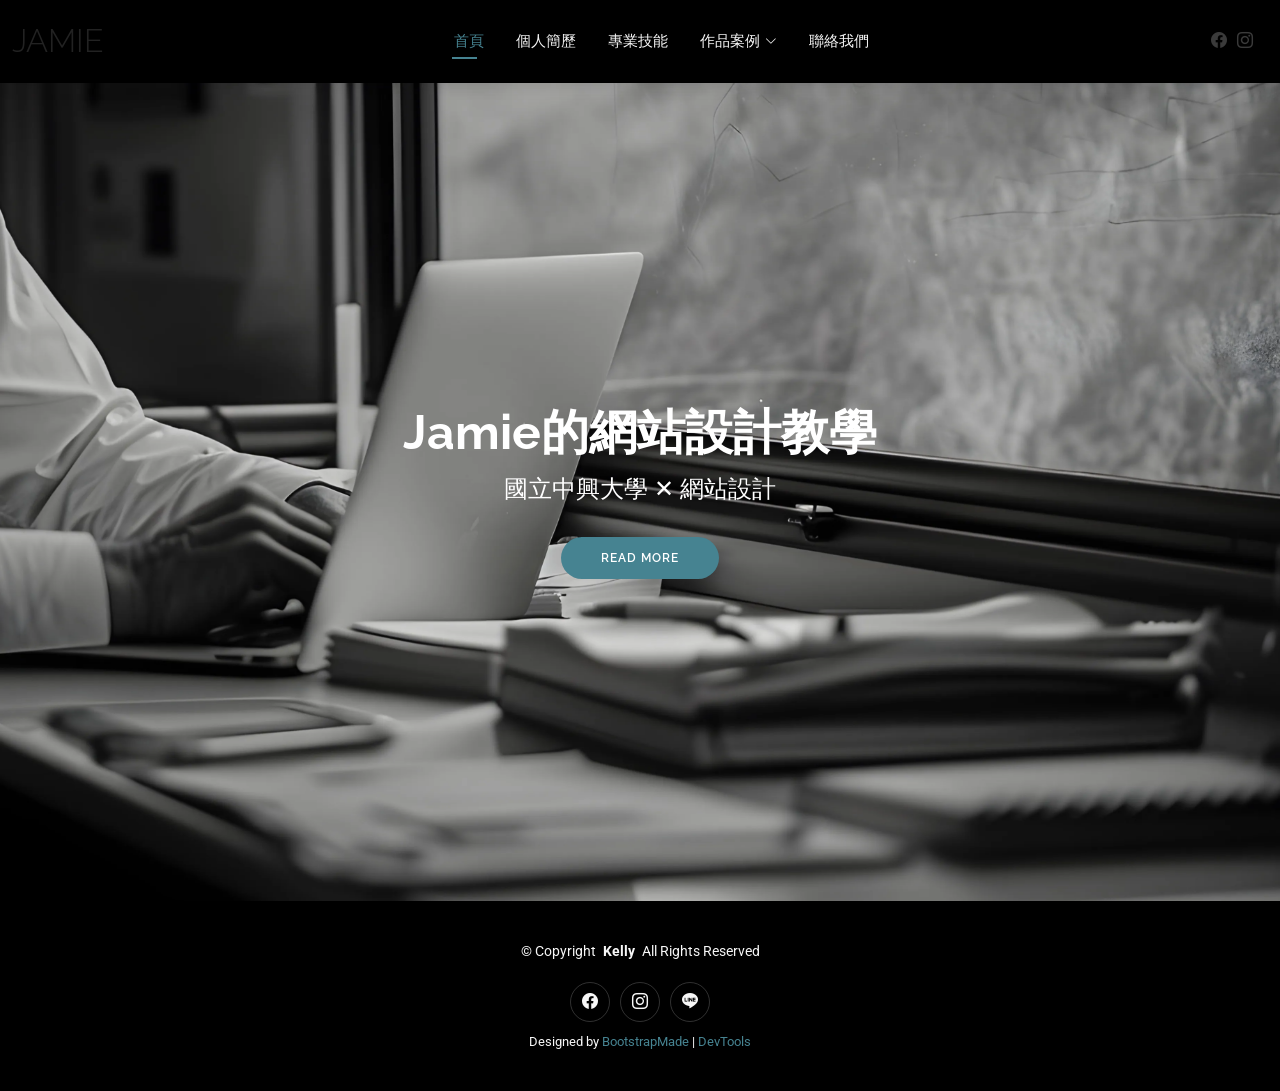
<file: index.html>
<!DOCTYPE html>
<html lang="zh-Hant">

<head>
  <meta charset="utf-8">
  <meta content="width=device-width, initial-scale=1.0" name="viewport">
  <title>Jamie的網站設計教學</title>
  <meta name="description" content="中興大學|網站設計">
  <meta name="keywords" content="">

  <!-- Favicons -->
  <link href="assets/img/favicon.png" rel="icon">
  <link href="assets/img/apple-touch-icon.png" rel="apple-touch-icon">

  <!-- Fonts -->
  <link href="https://fonts.googleapis.com" rel="preconnect">
  <link href="https://fonts.gstatic.com" rel="preconnect" crossorigin>
  <link href="https://fonts.googleapis.com/css2?family=Roboto:ital,wght@0,100;0,300;0,400;0,500;0,700;0,900;1,100;1,300;1,400;1,500;1,700;1,900&family=Poppins:ital,wght@0,100;0,200;0,300;0,400;0,500;0,600;0,700;0,800;0,900;1,100;1,200;1,300;1,400;1,500;1,600;1,700;1,800;1,900&family=Raleway:ital,wght@0,100;0,200;0,300;0,400;0,500;0,600;0,700;0,800;0,900;1,100;1,200;1,300;1,400;1,500;1,600;1,700;1,800;1,900&display=swap" rel="stylesheet">

  <!-- Vendor CSS Files -->
  <link href="assets/vendor/bootstrap/css/bootstrap.min.css" rel="stylesheet">
  <link href="assets/vendor/bootstrap-icons/bootstrap-icons.css" rel="stylesheet">
  <link href="assets/vendor/aos/aos.css" rel="stylesheet">
  <link href="assets/vendor/swiper/swiper-bundle.min.css" rel="stylesheet">
  <link href="assets/vendor/glightbox/css/glightbox.min.css" rel="stylesheet">

  <!-- Main CSS File -->
  <link href="assets/css/main.css" rel="stylesheet">

  <!-- =======================================================
  * Template Name: Kelly
  * Template URL: https://bootstrapmade.com/kelly-free-bootstrap-cv-resume-html-template/
  * Updated: Aug 07 2024 with Bootstrap v5.3.3
  * Author: BootstrapMade.com
  * License: https://bootstrapmade.com/license/
  ======================================================== -->
</head>

<body class="index-page">

  <header id="header" class="header d-flex align-items-center light-background sticky-top">
    <div class="container-fluid position-relative d-flex align-items-center justify-content-between">
      <a href="index.html" class="logo d-flex align-items-center me-auto me-xl-0">
        <!-- Uncomment the line below if you also wish to use an image logo -->
        <!-- <img src="assets/img/logo.png" alt=""> -->
        <h1 class="sitename">Jamie</h1>
      </a>
      <nav id="navmenu" class="navmenu">
        <ul>
          <li><a href="index.html" class="active">首頁</a></li>
          <li><a href="about.html">個人簡歷</a></li>
          <li><a href="services.html">專業技能</a></li>
          <li class="dropdown"><a href="#"><span>作品案例</span><i class="bi bi-chevron-down toggle-dropdown"></i></a>
            <ul>
              <li><a href="#">品牌設計✌</a></li>
              <li><a href="#">平面設計</a></li>              
              <li class="dropdown"><a href="#"><span>包裝設計</span> <i class="bi bi-chevron-down toggle-dropdown"></i></a>
                <ul>
                  <li><a href="#">禮盒包裝</a></li>
                  <li><a href="#">鋁箔袋包裝</a></li>
                </ul>
              </li>
              <li><a href="#">網頁設計</a></li>
            </ul>
          </li>
          <li><a href="contact.html">聯絡我們</a></li>
        </ul>
        <i class="mobile-nav-toggle d-xl-none bi bi-list"></i>
      </nav>
      <div class="header-social-links">
        <a href="https://www.facebook.com/?locale=zh_TW" class="facebook" target="_blank"><i class="bi bi-facebook"></i></a>
        <a href="#" class="instagram"><i class="bi bi-instagram"></i></a>
      </div>
    </div>
  </header>

  <main class="main">

    <!-- Hero Section -->
    <section id="hero" class="hero section">
      <img src="assets/img/hero-bg.webp" alt="" data-aos="fade-in">

      <div class="container text-center" data-aos="zoom-out" data-aos-delay="100">
        <div class="row justify-content-center">
          <div class="col-lg-8">
            <h2><font style="color: #fff;">Jamie的網站設計教學</font></h2>
            <p>國立中興大學 ✕ 網站設計</p>
            <a href="about.html" class="btn-get-started">Read More</a>
          </div>
        </div>
      </div>
    </section><!-- /Hero Section -->

  </main>

  <footer id="footer" class="footer light-background">
    <div class="container">
      <div class="copyright text-center ">
        <p>© <span>Copyright</span> <strong class="px-1 sitename">Kelly</strong> <span>All Rights Reserved<br></span></p>
      </div>
      <div class="social-links d-flex justify-content-center">
        <a href="https://www.facebook.com/?locale=zh_TW" target="_blank"><i class="bi bi-facebook"></i></a>
        <a href=""><i class="bi bi-instagram"></i></a>
        <a href=""><i class="bi bi-line"></i></a>
      </div>
      <div class="credits">
        <!-- All the links in the footer should remain intact. -->
        <!-- You can delete the links only if you've purchased the pro version. -->
        <!-- Licensing information: https://bootstrapmade.com/license/ -->
        <!-- Purchase the pro version with working PHP/AJAX contact form: [buy-url] -->
        Designed by <a href="https://bootstrapmade.com/">BootstrapMade</a> | <a href="https://bootstrapmade.com/tools/">DevTools</a>
      </div>
    </div>
  </footer>

  <!-- Scroll Top -->
  <a href="#" id="scroll-top" class="scroll-top d-flex align-items-center justify-content-center"><i class="bi bi-arrow-up-short"></i></a>

  <!-- Preloader -->
  <div id="preloader"></div>

  <!-- Vendor JS Files -->
  <script src="assets/vendor/bootstrap/js/bootstrap.bundle.min.js"></script>
  <script src="assets/vendor/php-email-form/validate.js"></script>
  <script src="assets/vendor/aos/aos.js"></script>
  <script src="assets/vendor/waypoints/noframework.waypoints.js"></script>
  <script src="assets/vendor/purecounter/purecounter_vanilla.js"></script>
  <script src="assets/vendor/swiper/swiper-bundle.min.js"></script>
  <script src="assets/vendor/glightbox/js/glightbox.min.js"></script>
  <script src="assets/vendor/imagesloaded/imagesloaded.pkgd.min.js"></script>
  <script src="assets/vendor/isotope-layout/isotope.pkgd.min.js"></script>

  <!-- Main JS File -->
  <script src="assets/js/main.js"></script>

</body>

</html>
</file>
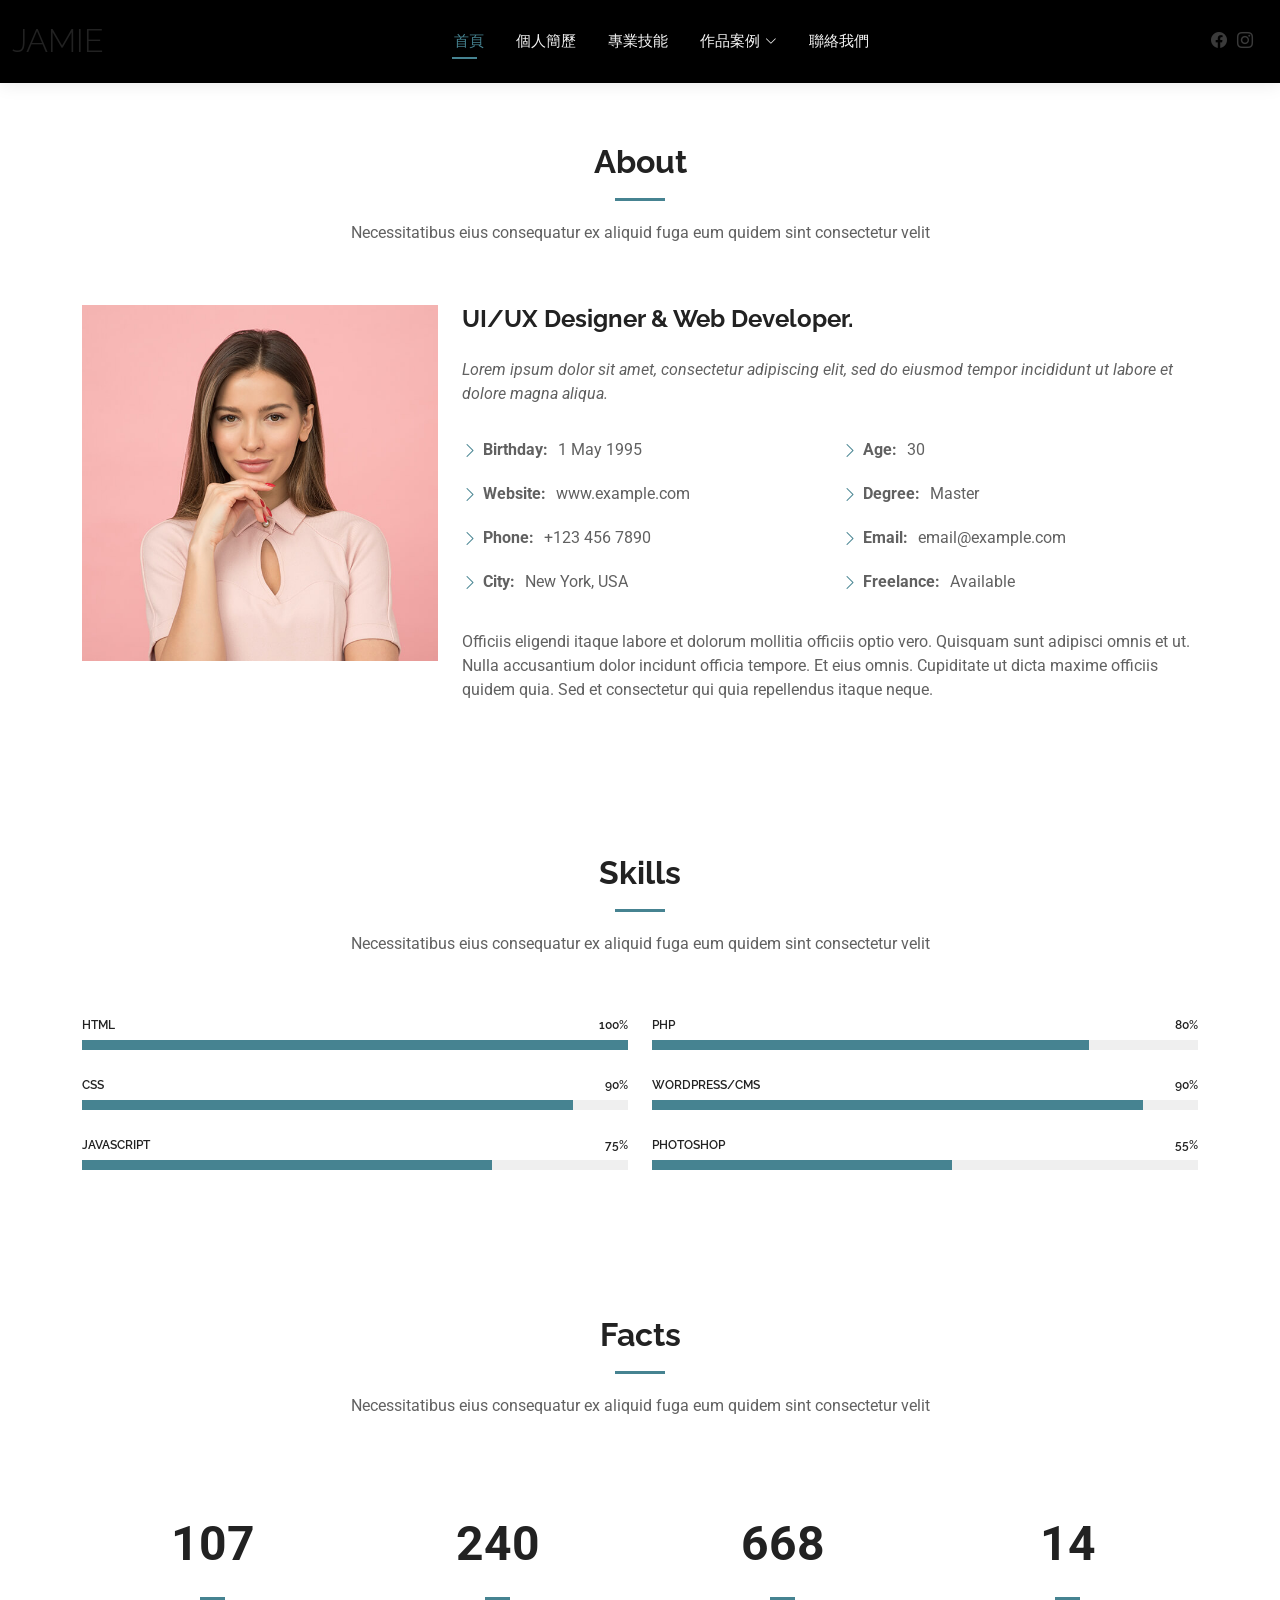
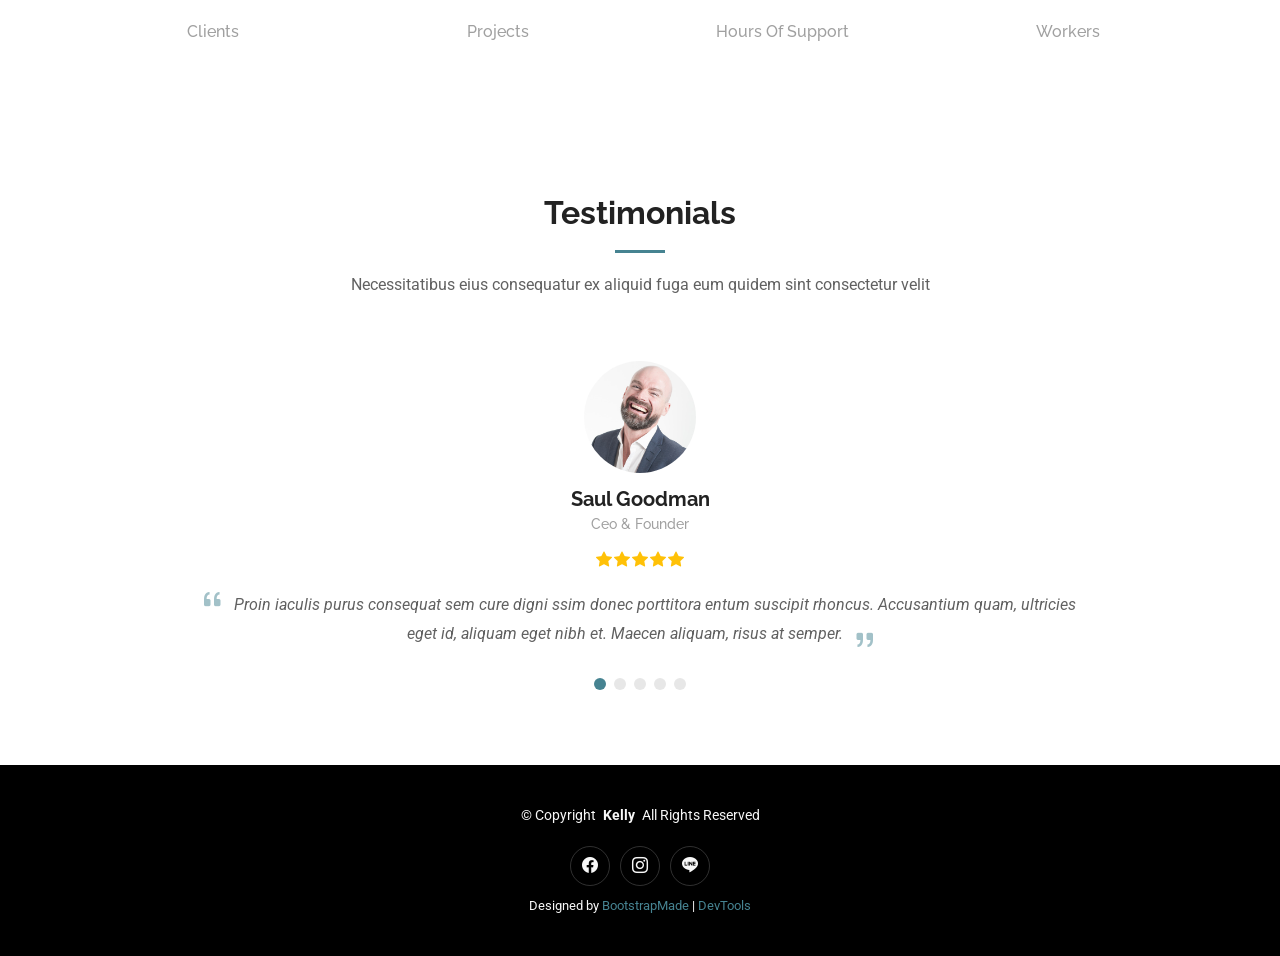
<file: about.html>
<!DOCTYPE html>
<html lang="en">

<head>
  <meta charset="utf-8">
  <meta content="width=device-width, initial-scale=1.0" name="viewport">
  <title>About - Kelly Bootstrap Template</title>
  <meta name="description" content="">
  <meta name="keywords" content="">

  <!-- Favicons -->
  <link href="assets/img/favicon.png" rel="icon">
  <link href="assets/img/apple-touch-icon.png" rel="apple-touch-icon">

  <!-- Fonts -->
  <link href="https://fonts.googleapis.com" rel="preconnect">
  <link href="https://fonts.gstatic.com" rel="preconnect" crossorigin>
  <link href="https://fonts.googleapis.com/css2?family=Roboto:ital,wght@0,100;0,300;0,400;0,500;0,700;0,900;1,100;1,300;1,400;1,500;1,700;1,900&family=Poppins:ital,wght@0,100;0,200;0,300;0,400;0,500;0,600;0,700;0,800;0,900;1,100;1,200;1,300;1,400;1,500;1,600;1,700;1,800;1,900&family=Raleway:ital,wght@0,100;0,200;0,300;0,400;0,500;0,600;0,700;0,800;0,900;1,100;1,200;1,300;1,400;1,500;1,600;1,700;1,800;1,900&display=swap" rel="stylesheet">

  <!-- Vendor CSS Files -->
  <link href="assets/vendor/bootstrap/css/bootstrap.min.css" rel="stylesheet">
  <link href="assets/vendor/bootstrap-icons/bootstrap-icons.css" rel="stylesheet">
  <link href="assets/vendor/aos/aos.css" rel="stylesheet">
  <link href="assets/vendor/swiper/swiper-bundle.min.css" rel="stylesheet">
  <link href="assets/vendor/glightbox/css/glightbox.min.css" rel="stylesheet">

  <!-- Main CSS File -->
  <link href="assets/css/main.css" rel="stylesheet">

  <!-- =======================================================
  * Template Name: Kelly
  * Template URL: https://bootstrapmade.com/kelly-free-bootstrap-cv-resume-html-template/
  * Updated: Aug 07 2024 with Bootstrap v5.3.3
  * Author: BootstrapMade.com
  * License: https://bootstrapmade.com/license/
  ======================================================== -->
</head>

<body class="about-page">

  <header id="header" class="header d-flex align-items-center light-background sticky-top">
    <div class="container-fluid position-relative d-flex align-items-center justify-content-between">
      <a href="index.html" class="logo d-flex align-items-center me-auto me-xl-0">
        <!-- Uncomment the line below if you also wish to use an image logo -->
        <!-- <img src="assets/img/logo.png" alt=""> -->
        <h1 class="sitename">Jamie</h1>
      </a>
      <nav id="navmenu" class="navmenu">
        <ul>
          <li><a href="index.html" class="active">首頁</a></li>
          <li><a href="about.html">個人簡歷</a></li>
          <li><a href="services.html">專業技能</a></li>
          <li class="dropdown"><a href="#"><span>作品案例</span><i class="bi bi-chevron-down toggle-dropdown"></i></a>
            <ul>
              <li><a href="#">品牌設計✌</a></li>
              <li><a href="#">平面設計</a></li>              
              <li class="dropdown"><a href="#"><span>包裝設計</span> <i class="bi bi-chevron-down toggle-dropdown"></i></a>
                <ul>
                  <li><a href="#">禮盒包裝</a></li>
                  <li><a href="#">鋁箔袋包裝</a></li>
                </ul>
              </li>
              <li><a href="#">網頁設計</a></li>
            </ul>
          </li>
          <li><a href="contact.html">聯絡我們</a></li>
        </ul>
        <i class="mobile-nav-toggle d-xl-none bi bi-list"></i>
      </nav>
      <div class="header-social-links">
        <a href="https://www.facebook.com/?locale=zh_TW" class="facebook" target="_blank"><i class="bi bi-facebook"></i></a>
        <a href="#" class="instagram"><i class="bi bi-instagram"></i></a>
      </div>
    </div>
  </header>

  <main class="main">

    <!-- About Section -->
    <section id="about" class="about section">

      <!-- Section Title -->
      <div class="container section-title" data-aos="fade-up">
        <h2>About</h2>
        <p>Necessitatibus eius consequatur ex aliquid fuga eum quidem sint consectetur velit</p>
      </div><!-- End Section Title -->

      <div class="container" data-aos="fade-up" data-aos-delay="100">

        <div class="row gy-4 justify-content-center">
          <div class="col-lg-4">
            <img src="assets/img/profile-img.jpg" class="img-fluid" alt="">
          </div>
          <div class="col-lg-8 content">
            <h2>UI/UX Designer &amp; Web Developer.</h2>
            <p class="fst-italic py-3">
              Lorem ipsum dolor sit amet, consectetur adipiscing elit, sed do eiusmod tempor incididunt ut labore et dolore
              magna aliqua.
            </p>
            <div class="row">
              <div class="col-lg-6">
                <ul>
                  <li><i class="bi bi-chevron-right"></i> <strong>Birthday:</strong> <span>1 May 1995</span></li>
                  <li><i class="bi bi-chevron-right"></i> <strong>Website:</strong> <span>www.example.com</span></li>
                  <li><i class="bi bi-chevron-right"></i> <strong>Phone:</strong> <span>+123 456 7890</span></li>
                  <li><i class="bi bi-chevron-right"></i> <strong>City:</strong> <span>New York, USA</span></li>
                </ul>
              </div>
              <div class="col-lg-6">
                <ul>
                  <li><i class="bi bi-chevron-right"></i> <strong>Age:</strong> <span>30</span></li>
                  <li><i class="bi bi-chevron-right"></i> <strong>Degree:</strong> <span>Master</span></li>
                  <li><i class="bi bi-chevron-right"></i> <strong>Email:</strong> <span>email@example.com</span></li>
                  <li><i class="bi bi-chevron-right"></i> <strong>Freelance:</strong> <span>Available</span></li>
                </ul>
              </div>
            </div>
            <p class="py-3">
              Officiis eligendi itaque labore et dolorum mollitia officiis optio vero. Quisquam sunt adipisci omnis et ut. Nulla accusantium dolor incidunt officia tempore. Et eius omnis.
              Cupiditate ut dicta maxime officiis quidem quia. Sed et consectetur qui quia repellendus itaque neque.
            </p>
          </div>
        </div>

      </div>

    </section><!-- /About Section -->

    <!-- Skills Section -->
    <section id="skills" class="skills section">

      <!-- Section Title -->
      <div class="container section-title" data-aos="fade-up">
        <h2>Skills</h2>
        <p>Necessitatibus eius consequatur ex aliquid fuga eum quidem sint consectetur velit</p>
      </div><!-- End Section Title -->

      <div class="container" data-aos="fade-up" data-aos-delay="100">

        <div class="row skills-content skills-animation">

          <div class="col-lg-6">

            <div class="progress">
              <span class="skill"><span>HTML</span> <i class="val">100%</i></span>
              <div class="progress-bar-wrap">
                <div class="progress-bar" role="progressbar" aria-valuenow="100" aria-valuemin="0" aria-valuemax="100"></div>
              </div>
            </div><!-- End Skills Item -->

            <div class="progress">
              <span class="skill"><span>CSS</span> <i class="val">90%</i></span>
              <div class="progress-bar-wrap">
                <div class="progress-bar" role="progressbar" aria-valuenow="90" aria-valuemin="0" aria-valuemax="100"></div>
              </div>
            </div><!-- End Skills Item -->

            <div class="progress">
              <span class="skill"><span>JavaScript</span> <i class="val">75%</i></span>
              <div class="progress-bar-wrap">
                <div class="progress-bar" role="progressbar" aria-valuenow="75" aria-valuemin="0" aria-valuemax="100"></div>
              </div>
            </div><!-- End Skills Item -->

          </div>

          <div class="col-lg-6">

            <div class="progress">
              <span class="skill"><span>PHP</span> <i class="val">80%</i></span>
              <div class="progress-bar-wrap">
                <div class="progress-bar" role="progressbar" aria-valuenow="80" aria-valuemin="0" aria-valuemax="100"></div>
              </div>
            </div><!-- End Skills Item -->

            <div class="progress">
              <span class="skill"><span>WordPress/CMS</span> <i class="val">90%</i></span>
              <div class="progress-bar-wrap">
                <div class="progress-bar" role="progressbar" aria-valuenow="90" aria-valuemin="0" aria-valuemax="100"></div>
              </div>
            </div><!-- End Skills Item -->

            <div class="progress">
              <span class="skill"><span>Photoshop</span> <i class="val">55%</i></span>
              <div class="progress-bar-wrap">
                <div class="progress-bar" role="progressbar" aria-valuenow="55" aria-valuemin="0" aria-valuemax="100"></div>
              </div>
            </div><!-- End Skills Item -->

          </div>

        </div>

      </div>

    </section><!-- /Skills Section -->

    <!-- Stats Section -->
    <section id="stats" class="stats section">

      <!-- Section Title -->
      <div class="container section-title" data-aos="fade-up">
        <h2>Facts</h2>
        <p>Necessitatibus eius consequatur ex aliquid fuga eum quidem sint consectetur velit</p>
      </div><!-- End Section Title -->

      <div class="container" data-aos="fade-up" data-aos-delay="100">

        <div class="row gy-4">

          <div class="col-lg-3 col-md-6">
            <div class="stats-item text-center w-100 h-100">
              <span data-purecounter-start="0" data-purecounter-end="232" data-purecounter-duration="1" class="purecounter"></span>
              <p>Clients</p>
            </div>
          </div><!-- End Stats Item -->

          <div class="col-lg-3 col-md-6">
            <div class="stats-item text-center w-100 h-100">
              <span data-purecounter-start="0" data-purecounter-end="521" data-purecounter-duration="1" class="purecounter"></span>
              <p>Projects</p>
            </div>
          </div><!-- End Stats Item -->

          <div class="col-lg-3 col-md-6">
            <div class="stats-item text-center w-100 h-100">
              <span data-purecounter-start="0" data-purecounter-end="1453" data-purecounter-duration="1" class="purecounter"></span>
              <p>Hours Of Support</p>
            </div>
          </div><!-- End Stats Item -->

          <div class="col-lg-3 col-md-6">
            <div class="stats-item text-center w-100 h-100">
              <span data-purecounter-start="0" data-purecounter-end="32" data-purecounter-duration="1" class="purecounter"></span>
              <p>Workers</p>
            </div>
          </div><!-- End Stats Item -->

        </div>

      </div>

    </section><!-- /Stats Section -->

    <!-- Testimonials Section -->
    <section id="testimonials" class="testimonials section">

      <!-- Section Title -->
      <div class="container section-title" data-aos="fade-up">
        <h2>Testimonials</h2>
        <p>Necessitatibus eius consequatur ex aliquid fuga eum quidem sint consectetur velit</p>
      </div><!-- End Section Title -->

      <div class="container" data-aos="fade-up" data-aos-delay="100">

        <div class="swiper init-swiper">
          <script type="application/json" class="swiper-config">
            {
              "loop": true,
              "speed": 600,
              "autoplay": {
                "delay": 5000
              },
              "slidesPerView": "auto",
              "pagination": {
                "el": ".swiper-pagination",
                "type": "bullets",
                "clickable": true
              }
            }
          </script>
          <div class="swiper-wrapper">

            <div class="swiper-slide">
              <div class="testimonial-item">
                <img src="assets/img/testimonials/testimonials-1.jpg" class="testimonial-img" alt="">
                <h3>Saul Goodman</h3>
                <h4>Ceo &amp; Founder</h4>
                <div class="stars">
                  <i class="bi bi-star-fill"></i><i class="bi bi-star-fill"></i><i class="bi bi-star-fill"></i><i class="bi bi-star-fill"></i><i class="bi bi-star-fill"></i>
                </div>
                <p>
                  <i class="bi bi-quote quote-icon-left"></i>
                  <span>Proin iaculis purus consequat sem cure digni ssim donec porttitora entum suscipit rhoncus. Accusantium quam, ultricies eget id, aliquam eget nibh et. Maecen aliquam, risus at semper.</span>
                  <i class="bi bi-quote quote-icon-right"></i>
                </p>
              </div>
            </div><!-- End testimonial item -->

            <div class="swiper-slide">
              <div class="testimonial-item">
                <img src="assets/img/testimonials/testimonials-2.jpg" class="testimonial-img" alt="">
                <h3>Sara Wilsson</h3>
                <h4>Designer</h4>
                <div class="stars">
                  <i class="bi bi-star-fill"></i><i class="bi bi-star-fill"></i><i class="bi bi-star-fill"></i><i class="bi bi-star-fill"></i><i class="bi bi-star-fill"></i>
                </div>
                <p>
                  <i class="bi bi-quote quote-icon-left"></i>
                  <span>Export tempor illum tamen malis malis eram quae irure esse labore quem cillum quid cillum eram malis quorum velit fore eram velit sunt aliqua noster fugiat irure amet legam anim culpa.</span>
                  <i class="bi bi-quote quote-icon-right"></i>
                </p>
              </div>
            </div><!-- End testimonial item -->

            <div class="swiper-slide">
              <div class="testimonial-item">
                <img src="assets/img/testimonials/testimonials-3.jpg" class="testimonial-img" alt="">
                <h3>Jena Karlis</h3>
                <h4>Store Owner</h4>
                <div class="stars">
                  <i class="bi bi-star-fill"></i><i class="bi bi-star-fill"></i><i class="bi bi-star-fill"></i><i class="bi bi-star-fill"></i><i class="bi bi-star-fill"></i>
                </div>
                <p>
                  <i class="bi bi-quote quote-icon-left"></i>
                  <span>Enim nisi quem export duis labore cillum quae magna enim sint quorum nulla quem veniam duis minim tempor labore quem eram duis noster aute amet eram fore quis sint minim.</span>
                  <i class="bi bi-quote quote-icon-right"></i>
                </p>
              </div>
            </div><!-- End testimonial item -->

            <div class="swiper-slide">
              <div class="testimonial-item">
                <img src="assets/img/testimonials/testimonials-4.jpg" class="testimonial-img" alt="">
                <h3>Matt Brandon</h3>
                <h4>Freelancer</h4>
                <div class="stars">
                  <i class="bi bi-star-fill"></i><i class="bi bi-star-fill"></i><i class="bi bi-star-fill"></i><i class="bi bi-star-fill"></i><i class="bi bi-star-fill"></i>
                </div>
                <p>
                  <i class="bi bi-quote quote-icon-left"></i>
                  <span>Fugiat enim eram quae cillum dolore dolor amet nulla culpa multos export minim fugiat minim velit minim dolor enim duis veniam ipsum anim magna sunt elit fore quem dolore labore illum veniam.</span>
                  <i class="bi bi-quote quote-icon-right"></i>
                </p>
              </div>
            </div><!-- End testimonial item -->

            <div class="swiper-slide">
              <div class="testimonial-item">
                <img src="assets/img/testimonials/testimonials-5.jpg" class="testimonial-img" alt="">
                <h3>John Larson</h3>
                <h4>Entrepreneur</h4>
                <div class="stars">
                  <i class="bi bi-star-fill"></i><i class="bi bi-star-fill"></i><i class="bi bi-star-fill"></i><i class="bi bi-star-fill"></i><i class="bi bi-star-fill"></i>
                </div>
                <p>
                  <i class="bi bi-quote quote-icon-left"></i>
                  <span>Quis quorum aliqua sint quem legam fore sunt eram irure aliqua veniam tempor noster veniam enim culpa labore duis sunt culpa nulla illum cillum fugiat legam esse veniam culpa fore nisi cillum quid.</span>
                  <i class="bi bi-quote quote-icon-right"></i>
                </p>
              </div>
            </div><!-- End testimonial item -->

          </div>
          <div class="swiper-pagination"></div>
        </div>

      </div>

    </section><!-- /Testimonials Section -->

  </main>

  <footer id="footer" class="footer light-background">
    <div class="container">
      <div class="copyright text-center ">
        <p>© <span>Copyright</span> <strong class="px-1 sitename">Kelly</strong> <span>All Rights Reserved<br></span></p>
      </div>
      <div class="social-links d-flex justify-content-center">
        <a href="https://www.facebook.com/?locale=zh_TW" target="_blank"><i class="bi bi-facebook"></i></a>
        <a href=""><i class="bi bi-instagram"></i></a>
        <a href=""><i class="bi bi-line"></i></a>
      </div>
      <div class="credits">
        <!-- All the links in the footer should remain intact. -->
        <!-- You can delete the links only if you've purchased the pro version. -->
        <!-- Licensing information: https://bootstrapmade.com/license/ -->
        <!-- Purchase the pro version with working PHP/AJAX contact form: [buy-url] -->
        Designed by <a href="https://bootstrapmade.com/">BootstrapMade</a> | <a href="https://bootstrapmade.com/tools/">DevTools</a>
      </div>
    </div>
  </footer>

  <!-- Scroll Top -->
  <a href="#" id="scroll-top" class="scroll-top d-flex align-items-center justify-content-center"><i class="bi bi-arrow-up-short"></i></a>

  <!-- Preloader -->
  <div id="preloader"></div>

  <!-- Vendor JS Files -->
  <script src="assets/vendor/bootstrap/js/bootstrap.bundle.min.js"></script>
  <script src="assets/vendor/php-email-form/validate.js"></script>
  <script src="assets/vendor/aos/aos.js"></script>
  <script src="assets/vendor/waypoints/noframework.waypoints.js"></script>
  <script src="assets/vendor/purecounter/purecounter_vanilla.js"></script>
  <script src="assets/vendor/swiper/swiper-bundle.min.js"></script>
  <script src="assets/vendor/glightbox/js/glightbox.min.js"></script>
  <script src="assets/vendor/imagesloaded/imagesloaded.pkgd.min.js"></script>
  <script src="assets/vendor/isotope-layout/isotope.pkgd.min.js"></script>

  <!-- Main JS File -->
  <script src="assets/js/main.js"></script>

</body>

</html>
</file>
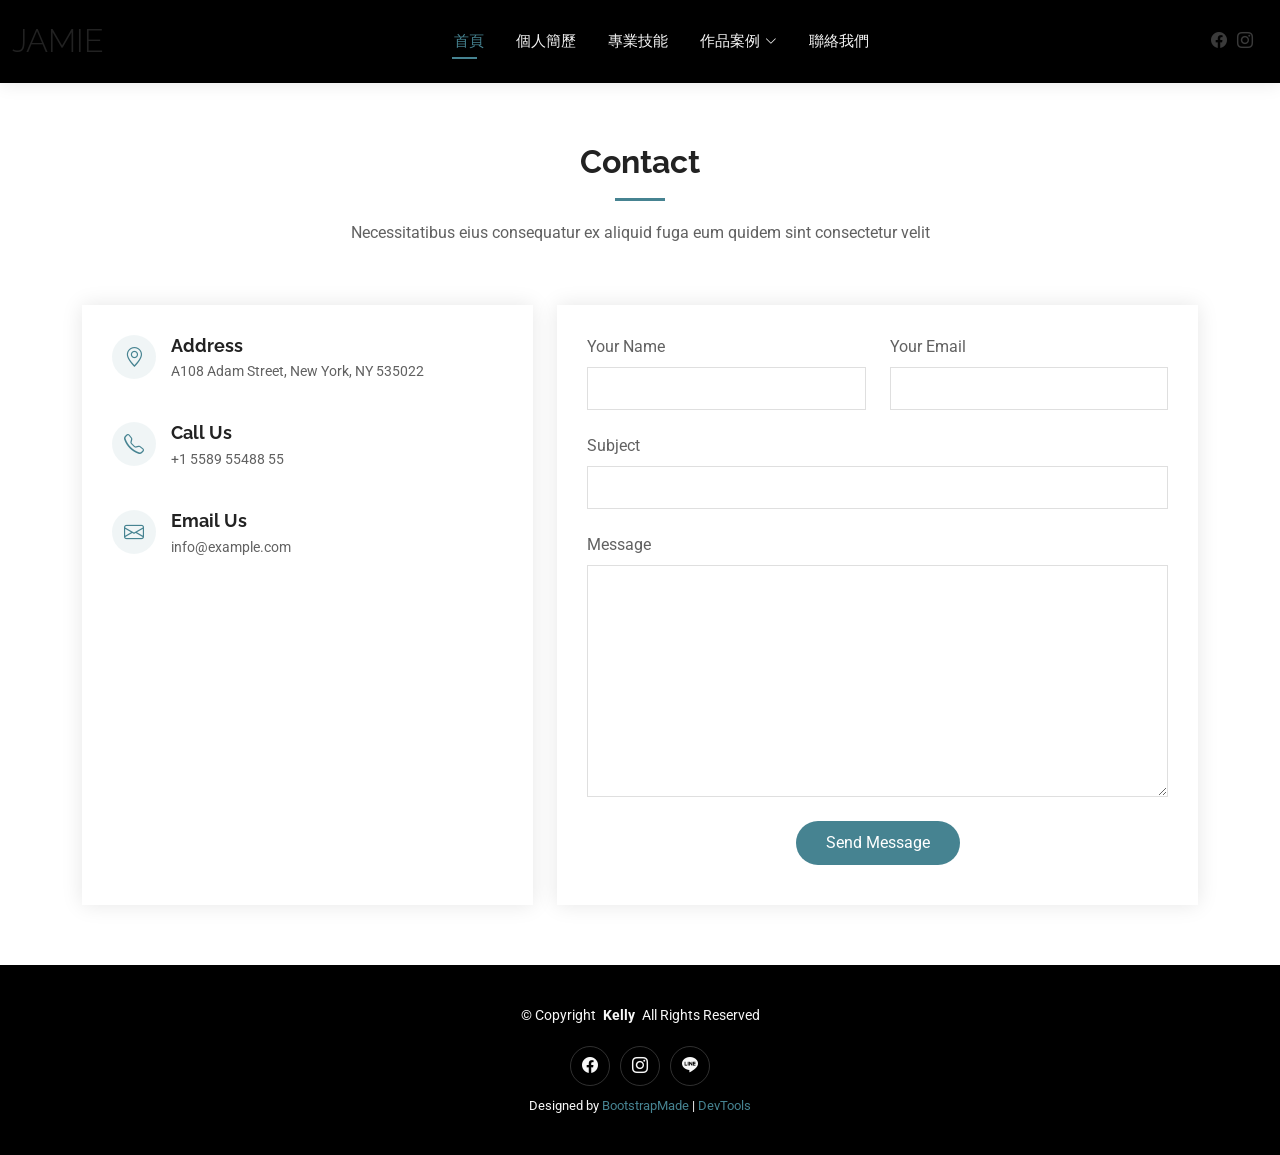
<file: contact.html>
<!DOCTYPE html>
<html lang="en">

<head>
  <meta charset="utf-8">
  <meta content="width=device-width, initial-scale=1.0" name="viewport">
  <title>Contact - Kelly Bootstrap Template</title>
  <meta name="description" content="">
  <meta name="keywords" content="">

  <!-- Favicons -->
  <link href="assets/img/favicon.png" rel="icon">
  <link href="assets/img/apple-touch-icon.png" rel="apple-touch-icon">

  <!-- Fonts -->
  <link href="https://fonts.googleapis.com" rel="preconnect">
  <link href="https://fonts.gstatic.com" rel="preconnect" crossorigin>
  <link href="https://fonts.googleapis.com/css2?family=Roboto:ital,wght@0,100;0,300;0,400;0,500;0,700;0,900;1,100;1,300;1,400;1,500;1,700;1,900&family=Poppins:ital,wght@0,100;0,200;0,300;0,400;0,500;0,600;0,700;0,800;0,900;1,100;1,200;1,300;1,400;1,500;1,600;1,700;1,800;1,900&family=Raleway:ital,wght@0,100;0,200;0,300;0,400;0,500;0,600;0,700;0,800;0,900;1,100;1,200;1,300;1,400;1,500;1,600;1,700;1,800;1,900&display=swap" rel="stylesheet">

  <!-- Vendor CSS Files -->
  <link href="assets/vendor/bootstrap/css/bootstrap.min.css" rel="stylesheet">
  <link href="assets/vendor/bootstrap-icons/bootstrap-icons.css" rel="stylesheet">
  <link href="assets/vendor/aos/aos.css" rel="stylesheet">
  <link href="assets/vendor/swiper/swiper-bundle.min.css" rel="stylesheet">
  <link href="assets/vendor/glightbox/css/glightbox.min.css" rel="stylesheet">

  <!-- Main CSS File -->
  <link href="assets/css/main.css" rel="stylesheet">

  <!-- =======================================================
  * Template Name: Kelly
  * Template URL: https://bootstrapmade.com/kelly-free-bootstrap-cv-resume-html-template/
  * Updated: Aug 07 2024 with Bootstrap v5.3.3
  * Author: BootstrapMade.com
  * License: https://bootstrapmade.com/license/
  ======================================================== -->
</head>

<body class="contact-page">

  <header id="header" class="header d-flex align-items-center light-background sticky-top">
    <div class="container-fluid position-relative d-flex align-items-center justify-content-between">
      <a href="index.html" class="logo d-flex align-items-center me-auto me-xl-0">
        <!-- Uncomment the line below if you also wish to use an image logo -->
        <!-- <img src="assets/img/logo.png" alt=""> -->
        <h1 class="sitename">Jamie</h1>
      </a>
      <nav id="navmenu" class="navmenu">
        <ul>
          <li><a href="index.html" class="active">首頁</a></li>
          <li><a href="about.html">個人簡歷</a></li>
          <li><a href="services.html">專業技能</a></li>
          <li class="dropdown"><a href="#"><span>作品案例</span><i class="bi bi-chevron-down toggle-dropdown"></i></a>
            <ul>
              <li><a href="#">品牌設計✌</a></li>
              <li><a href="#">平面設計</a></li>              
              <li class="dropdown"><a href="#"><span>包裝設計</span> <i class="bi bi-chevron-down toggle-dropdown"></i></a>
                <ul>
                  <li><a href="#">禮盒包裝</a></li>
                  <li><a href="#">鋁箔袋包裝</a></li>
                </ul>
              </li>
              <li><a href="#">網頁設計</a></li>
            </ul>
          </li>
          <li><a href="contact.html">聯絡我們</a></li>
        </ul>
        <i class="mobile-nav-toggle d-xl-none bi bi-list"></i>
      </nav>
      <div class="header-social-links">
        <a href="https://www.facebook.com/?locale=zh_TW" class="facebook" target="_blank"><i class="bi bi-facebook"></i></a>
        <a href="#" class="instagram"><i class="bi bi-instagram"></i></a>
      </div>
    </div>
  </header>

  <main class="main">

    <!-- Contact Section -->
    <section id="contact" class="contact section">

      <!-- Section Title -->
      <div class="container section-title" data-aos="fade-up">
        <h2>Contact</h2>
        <p>Necessitatibus eius consequatur ex aliquid fuga eum quidem sint consectetur velit</p>
      </div><!-- End Section Title -->

      <div class="container" data-aos="fade-up" data-aos-delay="100">

        <div class="row gy-4">

          <div class="col-lg-5">

            <div class="info-wrap">
              <div class="info-item d-flex" data-aos="fade-up" data-aos-delay="200">
                <i class="bi bi-geo-alt flex-shrink-0"></i>
                <div>
                  <h3>Address</h3>
                  <p>A108 Adam Street, New York, NY 535022</p>
                </div>
              </div><!-- End Info Item -->

              <div class="info-item d-flex" data-aos="fade-up" data-aos-delay="300">
                <i class="bi bi-telephone flex-shrink-0"></i>
                <div>
                  <h3>Call Us</h3>
                  <p>+1 5589 55488 55</p>
                </div>
              </div><!-- End Info Item -->

              <div class="info-item d-flex" data-aos="fade-up" data-aos-delay="400">
                <i class="bi bi-envelope flex-shrink-0"></i>
                <div>
                  <h3>Email Us</h3>
                  <p>info@example.com</p>
                </div>
              </div><!-- End Info Item -->

              <iframe src="https://www.google.com/maps/embed?pb=!1m14!1m8!1m3!1d48389.78314118045!2d-74.006138!3d40.710059!3m2!1i1024!2i768!4f13.1!3m3!1m2!1s0x89c25a22a3bda30d%3A0xb89d1fe6bc499443!2sDowntown%20Conference%20Center!5e0!3m2!1sen!2sus!4v1676961268712!5m2!1sen!2sus" frameborder="0" style="border:0; width: 100%; height: 270px;" allowfullscreen="" loading="lazy" referrerpolicy="no-referrer-when-downgrade"></iframe>
            </div>
          </div>

          <div class="col-lg-7">
            <form action="forms/contact.php" method="post" class="php-email-form" data-aos="fade-up" data-aos-delay="200">
              <div class="row gy-4">

                <div class="col-md-6">
                  <label for="name-field" class="pb-2">Your Name</label>
                  <input type="text" name="name" id="name-field" class="form-control" required="">
                </div>

                <div class="col-md-6">
                  <label for="email-field" class="pb-2">Your Email</label>
                  <input type="email" class="form-control" name="email" id="email-field" required="">
                </div>

                <div class="col-md-12">
                  <label for="subject-field" class="pb-2">Subject</label>
                  <input type="text" class="form-control" name="subject" id="subject-field" required="">
                </div>

                <div class="col-md-12">
                  <label for="message-field" class="pb-2">Message</label>
                  <textarea class="form-control" name="message" rows="10" id="message-field" required=""></textarea>
                </div>

                <div class="col-md-12 text-center">
                  <div class="loading">Loading</div>
                  <div class="error-message"></div>
                  <div class="sent-message">Your message has been sent. Thank you!</div>

                  <button type="submit">Send Message</button>
                </div>

              </div>
            </form>
          </div><!-- End Contact Form -->

        </div>

      </div>

    </section><!-- /Contact Section -->

  </main>

  <footer id="footer" class="footer light-background">
    <div class="container">
      <div class="copyright text-center ">
        <p>© <span>Copyright</span> <strong class="px-1 sitename">Kelly</strong> <span>All Rights Reserved<br></span></p>
      </div>
      <div class="social-links d-flex justify-content-center">
        <a href="https://www.facebook.com/?locale=zh_TW" target="_blank"><i class="bi bi-facebook"></i></a>
        <a href=""><i class="bi bi-instagram"></i></a>
        <a href=""><i class="bi bi-line"></i></a>
      </div>
      <div class="credits">
        <!-- All the links in the footer should remain intact. -->
        <!-- You can delete the links only if you've purchased the pro version. -->
        <!-- Licensing information: https://bootstrapmade.com/license/ -->
        <!-- Purchase the pro version with working PHP/AJAX contact form: [buy-url] -->
        Designed by <a href="https://bootstrapmade.com/">BootstrapMade</a> | <a href="https://bootstrapmade.com/tools/">DevTools</a>
      </div>
    </div>
  </footer>

  <!-- Scroll Top -->
  <a href="#" id="scroll-top" class="scroll-top d-flex align-items-center justify-content-center"><i class="bi bi-arrow-up-short"></i></a>

  <!-- Preloader -->
  <div id="preloader"></div>

  <!-- Vendor JS Files -->
  <script src="assets/vendor/bootstrap/js/bootstrap.bundle.min.js"></script>
  <script src="assets/vendor/php-email-form/validate.js"></script>
  <script src="assets/vendor/aos/aos.js"></script>
  <script src="assets/vendor/waypoints/noframework.waypoints.js"></script>
  <script src="assets/vendor/purecounter/purecounter_vanilla.js"></script>
  <script src="assets/vendor/swiper/swiper-bundle.min.js"></script>
  <script src="assets/vendor/glightbox/js/glightbox.min.js"></script>
  <script src="assets/vendor/imagesloaded/imagesloaded.pkgd.min.js"></script>
  <script src="assets/vendor/isotope-layout/isotope.pkgd.min.js"></script>

  <!-- Main JS File -->
  <script src="assets/js/main.js"></script>

</body>

</html>
</file>
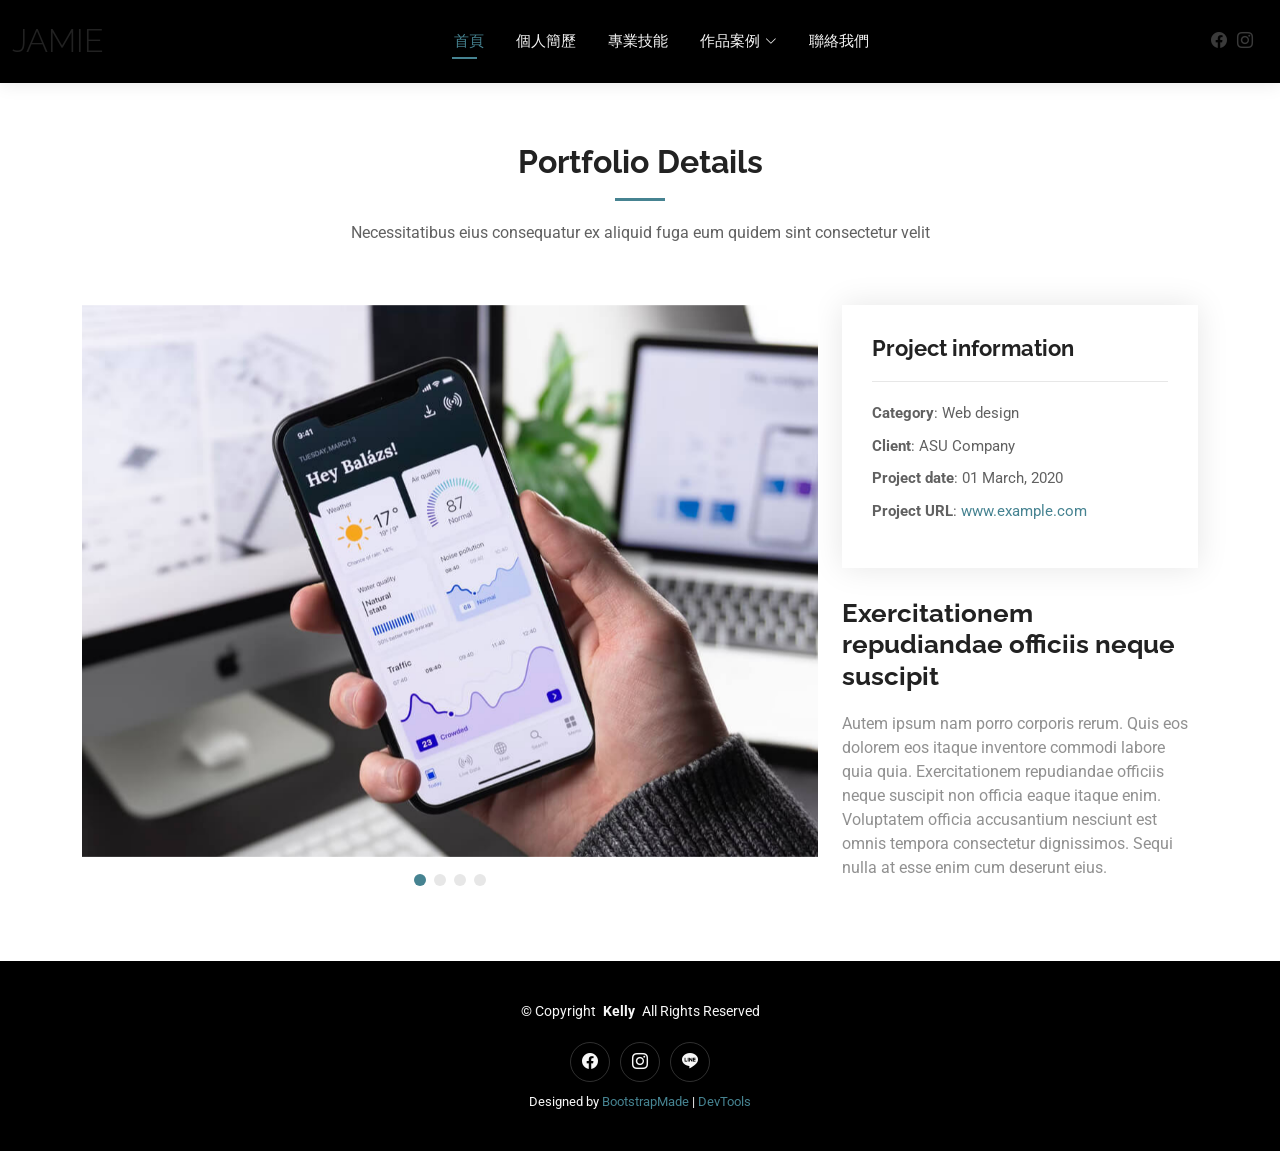
<file: portfolio-details.html>
<!DOCTYPE html>
<html lang="en">

<head>
  <meta charset="utf-8">
  <meta content="width=device-width, initial-scale=1.0" name="viewport">
  <title>Portfolio Details - Kelly Bootstrap Template</title>
  <meta name="description" content="">
  <meta name="keywords" content="">

  <!-- Favicons -->
  <link href="assets/img/favicon.png" rel="icon">
  <link href="assets/img/apple-touch-icon.png" rel="apple-touch-icon">

  <!-- Fonts -->
  <link href="https://fonts.googleapis.com" rel="preconnect">
  <link href="https://fonts.gstatic.com" rel="preconnect" crossorigin>
  <link href="https://fonts.googleapis.com/css2?family=Roboto:ital,wght@0,100;0,300;0,400;0,500;0,700;0,900;1,100;1,300;1,400;1,500;1,700;1,900&family=Poppins:ital,wght@0,100;0,200;0,300;0,400;0,500;0,600;0,700;0,800;0,900;1,100;1,200;1,300;1,400;1,500;1,600;1,700;1,800;1,900&family=Raleway:ital,wght@0,100;0,200;0,300;0,400;0,500;0,600;0,700;0,800;0,900;1,100;1,200;1,300;1,400;1,500;1,600;1,700;1,800;1,900&display=swap" rel="stylesheet">

  <!-- Vendor CSS Files -->
  <link href="assets/vendor/bootstrap/css/bootstrap.min.css" rel="stylesheet">
  <link href="assets/vendor/bootstrap-icons/bootstrap-icons.css" rel="stylesheet">
  <link href="assets/vendor/aos/aos.css" rel="stylesheet">
  <link href="assets/vendor/swiper/swiper-bundle.min.css" rel="stylesheet">
  <link href="assets/vendor/glightbox/css/glightbox.min.css" rel="stylesheet">

  <!-- Main CSS File -->
  <link href="assets/css/main.css" rel="stylesheet">

  <!-- =======================================================
  * Template Name: Kelly
  * Template URL: https://bootstrapmade.com/kelly-free-bootstrap-cv-resume-html-template/
  * Updated: Aug 07 2024 with Bootstrap v5.3.3
  * Author: BootstrapMade.com
  * License: https://bootstrapmade.com/license/
  ======================================================== -->
</head>

<body class="portfolio-details-page">

  <header id="header" class="header d-flex align-items-center light-background sticky-top">
    <div class="container-fluid position-relative d-flex align-items-center justify-content-between">
      <a href="index.html" class="logo d-flex align-items-center me-auto me-xl-0">
        <!-- Uncomment the line below if you also wish to use an image logo -->
        <!-- <img src="assets/img/logo.png" alt=""> -->
        <h1 class="sitename">Jamie</h1>
      </a>
      <nav id="navmenu" class="navmenu">
        <ul>
          <li><a href="index.html" class="active">首頁</a></li>
          <li><a href="about.html">個人簡歷</a></li>
          <li><a href="services.html">專業技能</a></li>
          <li class="dropdown"><a href="#"><span>作品案例</span><i class="bi bi-chevron-down toggle-dropdown"></i></a>
            <ul>
              <li><a href="#">品牌設計✌</a></li>
              <li><a href="#">平面設計</a></li>              
              <li class="dropdown"><a href="#"><span>包裝設計</span> <i class="bi bi-chevron-down toggle-dropdown"></i></a>
                <ul>
                  <li><a href="#">禮盒包裝</a></li>
                  <li><a href="#">鋁箔袋包裝</a></li>
                </ul>
              </li>
              <li><a href="#">網頁設計</a></li>
            </ul>
          </li>
          <li><a href="contact.html">聯絡我們</a></li>
        </ul>
        <i class="mobile-nav-toggle d-xl-none bi bi-list"></i>
      </nav>
      <div class="header-social-links">
        <a href="https://www.facebook.com/?locale=zh_TW" class="facebook" target="_blank"><i class="bi bi-facebook"></i></a>
        <a href="#" class="instagram"><i class="bi bi-instagram"></i></a>
      </div>
    </div>
  </header>

  <main class="main">

    <!-- Portfolio Details Section -->
    <section id="portfolio-details" class="portfolio-details section">

      <!-- Section Title -->
      <div class="container section-title" data-aos="fade-up">
        <h2>Portfolio Details</h2>
        <p>Necessitatibus eius consequatur ex aliquid fuga eum quidem sint consectetur velit</p>
      </div><!-- End Section Title -->

      <div class="container" data-aos="fade-up" data-aos-delay="100">

        <div class="row gy-4">

          <div class="col-lg-8">
            <div class="portfolio-details-slider swiper init-swiper">

              <script type="application/json" class="swiper-config">
                {
                  "loop": true,
                  "speed": 600,
                  "autoplay": {
                    "delay": 5000
                  },
                  "slidesPerView": "auto",
                  "pagination": {
                    "el": ".swiper-pagination",
                    "type": "bullets",
                    "clickable": true
                  }
                }
              </script>

              <div class="swiper-wrapper align-items-center">

                <div class="swiper-slide">
                  <img src="assets/img/portfolio/app-1.jpg" alt="">
                </div>

                <div class="swiper-slide">
                  <img src="assets/img/portfolio/product-1.jpg" alt="">
                </div>

                <div class="swiper-slide">
                  <img src="assets/img/portfolio/branding-1.jpg" alt="">
                </div>

                <div class="swiper-slide">
                  <img src="assets/img/portfolio/books-1.jpg" alt="">
                </div>

              </div>
              <div class="swiper-pagination"></div>
            </div>
          </div>

          <div class="col-lg-4">
            <div class="portfolio-info" data-aos="fade-up" data-aos-delay="200">
              <h3>Project information</h3>
              <ul>
                <li><strong>Category</strong>: Web design</li>
                <li><strong>Client</strong>: ASU Company</li>
                <li><strong>Project date</strong>: 01 March, 2020</li>
                <li><strong>Project URL</strong>: <a href="#">www.example.com</a></li>
              </ul>
            </div>
            <div class="portfolio-description" data-aos="fade-up" data-aos-delay="300">
              <h2>Exercitationem repudiandae officiis neque suscipit</h2>
              <p>
                Autem ipsum nam porro corporis rerum. Quis eos dolorem eos itaque inventore commodi labore quia quia. Exercitationem repudiandae officiis neque suscipit non officia eaque itaque enim. Voluptatem officia accusantium nesciunt est omnis tempora consectetur dignissimos. Sequi nulla at esse enim cum deserunt eius.
              </p>
            </div>
          </div>

        </div>

      </div>

    </section><!-- /Portfolio Details Section -->

  </main>

  <footer id="footer" class="footer light-background">
    <div class="container">
      <div class="copyright text-center ">
        <p>© <span>Copyright</span> <strong class="px-1 sitename">Kelly</strong> <span>All Rights Reserved<br></span></p>
      </div>
      <div class="social-links d-flex justify-content-center">
        <a href="https://www.facebook.com/?locale=zh_TW" target="_blank"><i class="bi bi-facebook"></i></a>
        <a href=""><i class="bi bi-instagram"></i></a>
        <a href=""><i class="bi bi-line"></i></a>
      </div>
      <div class="credits">
        <!-- All the links in the footer should remain intact. -->
        <!-- You can delete the links only if you've purchased the pro version. -->
        <!-- Licensing information: https://bootstrapmade.com/license/ -->
        <!-- Purchase the pro version with working PHP/AJAX contact form: [buy-url] -->
        Designed by <a href="https://bootstrapmade.com/">BootstrapMade</a> | <a href="https://bootstrapmade.com/tools/">DevTools</a>
      </div>
    </div>
  </footer>

  <!-- Scroll Top -->
  <a href="#" id="scroll-top" class="scroll-top d-flex align-items-center justify-content-center"><i class="bi bi-arrow-up-short"></i></a>

  <!-- Preloader -->
  <div id="preloader"></div>

  <!-- Vendor JS Files -->
  <script src="assets/vendor/bootstrap/js/bootstrap.bundle.min.js"></script>
  <script src="assets/vendor/php-email-form/validate.js"></script>
  <script src="assets/vendor/aos/aos.js"></script>
  <script src="assets/vendor/waypoints/noframework.waypoints.js"></script>
  <script src="assets/vendor/purecounter/purecounter_vanilla.js"></script>
  <script src="assets/vendor/swiper/swiper-bundle.min.js"></script>
  <script src="assets/vendor/glightbox/js/glightbox.min.js"></script>
  <script src="assets/vendor/imagesloaded/imagesloaded.pkgd.min.js"></script>
  <script src="assets/vendor/isotope-layout/isotope.pkgd.min.js"></script>

  <!-- Main JS File -->
  <script src="assets/js/main.js"></script>

</body>

</html>
</file>
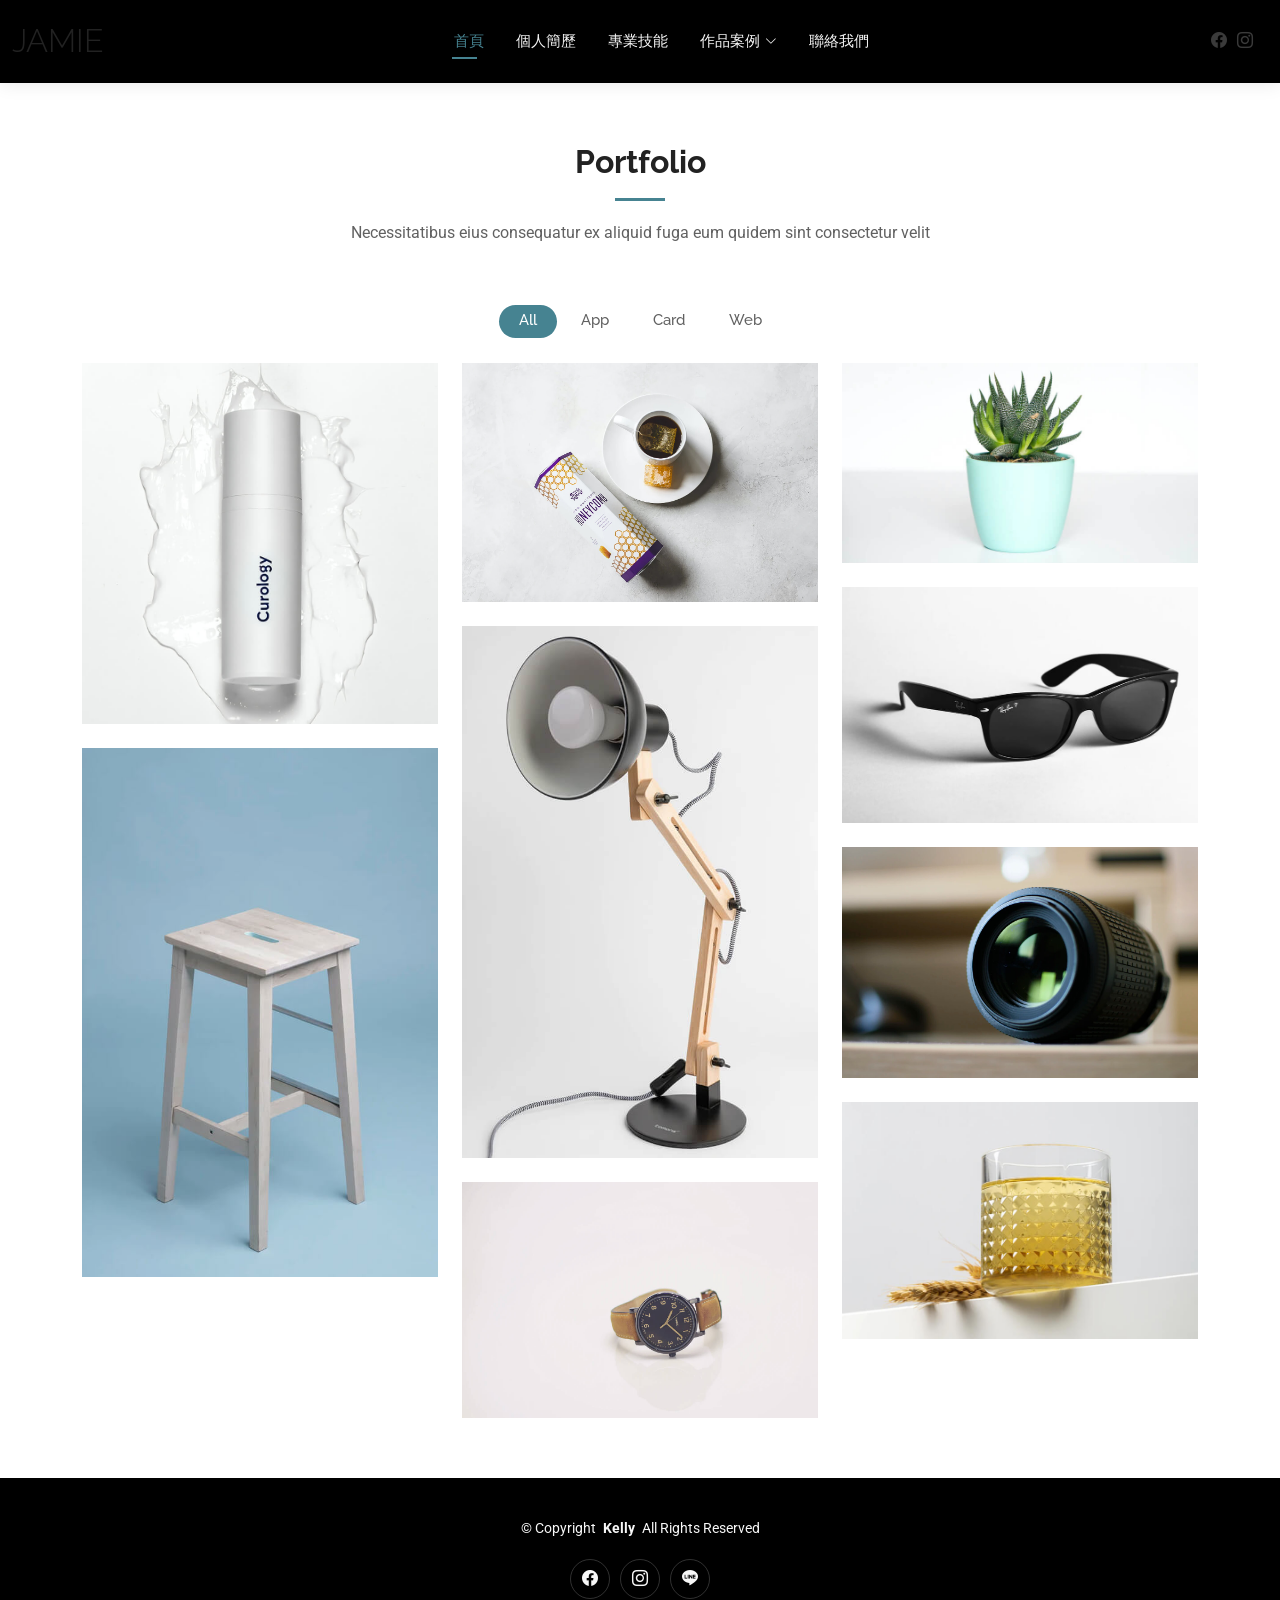
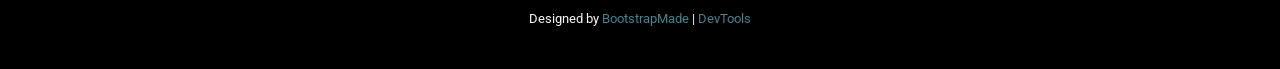
<file: portfolio.html>
<!DOCTYPE html>
<html lang="en">

<head>
  <meta charset="utf-8">
  <meta content="width=device-width, initial-scale=1.0" name="viewport">
  <title>Portfolio - Kelly Bootstrap Template</title>
  <meta name="description" content="">
  <meta name="keywords" content="">

  <!-- Favicons -->
  <link href="assets/img/favicon.png" rel="icon">
  <link href="assets/img/apple-touch-icon.png" rel="apple-touch-icon">

  <!-- Fonts -->
  <link href="https://fonts.googleapis.com" rel="preconnect">
  <link href="https://fonts.gstatic.com" rel="preconnect" crossorigin>
  <link href="https://fonts.googleapis.com/css2?family=Roboto:ital,wght@0,100;0,300;0,400;0,500;0,700;0,900;1,100;1,300;1,400;1,500;1,700;1,900&family=Poppins:ital,wght@0,100;0,200;0,300;0,400;0,500;0,600;0,700;0,800;0,900;1,100;1,200;1,300;1,400;1,500;1,600;1,700;1,800;1,900&family=Raleway:ital,wght@0,100;0,200;0,300;0,400;0,500;0,600;0,700;0,800;0,900;1,100;1,200;1,300;1,400;1,500;1,600;1,700;1,800;1,900&display=swap" rel="stylesheet">

  <!-- Vendor CSS Files -->
  <link href="assets/vendor/bootstrap/css/bootstrap.min.css" rel="stylesheet">
  <link href="assets/vendor/bootstrap-icons/bootstrap-icons.css" rel="stylesheet">
  <link href="assets/vendor/aos/aos.css" rel="stylesheet">
  <link href="assets/vendor/swiper/swiper-bundle.min.css" rel="stylesheet">
  <link href="assets/vendor/glightbox/css/glightbox.min.css" rel="stylesheet">

  <!-- Main CSS File -->
  <link href="assets/css/main.css" rel="stylesheet">

  <!-- =======================================================
  * Template Name: Kelly
  * Template URL: https://bootstrapmade.com/kelly-free-bootstrap-cv-resume-html-template/
  * Updated: Aug 07 2024 with Bootstrap v5.3.3
  * Author: BootstrapMade.com
  * License: https://bootstrapmade.com/license/
  ======================================================== -->
</head>

<body class="portfolio-page">

  <header id="header" class="header d-flex align-items-center light-background sticky-top">
    <div class="container-fluid position-relative d-flex align-items-center justify-content-between">
      <a href="index.html" class="logo d-flex align-items-center me-auto me-xl-0">
        <!-- Uncomment the line below if you also wish to use an image logo -->
        <!-- <img src="assets/img/logo.png" alt=""> -->
        <h1 class="sitename">Jamie</h1>
      </a>
      <nav id="navmenu" class="navmenu">
        <ul>
          <li><a href="index.html" class="active">首頁</a></li>
          <li><a href="about.html">個人簡歷</a></li>
          <li><a href="services.html">專業技能</a></li>
          <li class="dropdown"><a href="#"><span>作品案例</span><i class="bi bi-chevron-down toggle-dropdown"></i></a>
            <ul>
              <li><a href="#">品牌設計✌</a></li>
              <li><a href="#">平面設計</a></li>              
              <li class="dropdown"><a href="#"><span>包裝設計</span> <i class="bi bi-chevron-down toggle-dropdown"></i></a>
                <ul>
                  <li><a href="#">禮盒包裝</a></li>
                  <li><a href="#">鋁箔袋包裝</a></li>
                </ul>
              </li>
              <li><a href="#">網頁設計</a></li>
            </ul>
          </li>
          <li><a href="contact.html">聯絡我們</a></li>
        </ul>
        <i class="mobile-nav-toggle d-xl-none bi bi-list"></i>
      </nav>
      <div class="header-social-links">
        <a href="https://www.facebook.com/?locale=zh_TW" class="facebook" target="_blank"><i class="bi bi-facebook"></i></a>
        <a href="#" class="instagram"><i class="bi bi-instagram"></i></a>
      </div>
    </div>
  </header>

  <main class="main">

    <!-- Portfolio Section -->
    <section id="portfolio" class="portfolio section">

      <!-- Section Title -->
      <div class="container section-title" data-aos="fade-up">
        <h2>Portfolio</h2>
        <p>Necessitatibus eius consequatur ex aliquid fuga eum quidem sint consectetur velit</p>
      </div><!-- End Section Title -->

      <div class="container">

        <div class="isotope-layout" data-default-filter="*" data-layout="masonry" data-sort="original-order">

          <ul class="portfolio-filters isotope-filters" data-aos="fade-up" data-aos-delay="100">
            <li data-filter="*" class="filter-active">All</li>
            <li data-filter=".filter-app">App</li>
            <li data-filter=".filter-product">Card</li>
            <li data-filter=".filter-branding">Web</li>
          </ul><!-- End Portfolio Filters -->

          <div class="row gy-4 isotope-container" data-aos="fade-up" data-aos-delay="200">

            <div class="col-lg-4 col-md-6 portfolio-item isotope-item filter-app">
              <img src="assets/img/masonry-portfolio/masonry-portfolio-1.jpg" class="img-fluid" alt="">
              <div class="portfolio-info">
                <h4>App 1</h4>
                <p>Lorem ipsum, dolor sit</p>
                <a href="assets/img/masonry-portfolio/masonry-portfolio-1.jpg" title="App 1" data-gallery="portfolio-gallery-app" class="glightbox preview-link"><i class="bi bi-zoom-in"></i></a>
                <a href="portfolio-details.html" title="More Details" class="details-link"><i class="bi bi-link-45deg"></i></a>
              </div>
            </div><!-- End Portfolio Item -->

            <div class="col-lg-4 col-md-6 portfolio-item isotope-item filter-product">
              <img src="assets/img/masonry-portfolio/masonry-portfolio-2.jpg" class="img-fluid" alt="">
              <div class="portfolio-info">
                <h4>Product 1</h4>
                <p>Lorem ipsum, dolor sit</p>
                <a href="assets/img/masonry-portfolio/masonry-portfolio-2.jpg" title="Product 1" data-gallery="portfolio-gallery-product" class="glightbox preview-link"><i class="bi bi-zoom-in"></i></a>
                <a href="portfolio-details.html" title="More Details" class="details-link"><i class="bi bi-link-45deg"></i></a>
              </div>
            </div><!-- End Portfolio Item -->

            <div class="col-lg-4 col-md-6 portfolio-item isotope-item filter-branding">
              <img src="assets/img/masonry-portfolio/masonry-portfolio-3.jpg" class="img-fluid" alt="">
              <div class="portfolio-info">
                <h4>Branding 1</h4>
                <p>Lorem ipsum, dolor sit</p>
                <a href="assets/img/masonry-portfolio/masonry-portfolio-3.jpg" title="Branding 1" data-gallery="portfolio-gallery-branding" class="glightbox preview-link"><i class="bi bi-zoom-in"></i></a>
                <a href="portfolio-details.html" title="More Details" class="details-link"><i class="bi bi-link-45deg"></i></a>
              </div>
            </div><!-- End Portfolio Item -->

            <div class="col-lg-4 col-md-6 portfolio-item isotope-item filter-app">
              <img src="assets/img/masonry-portfolio/masonry-portfolio-4.jpg" class="img-fluid" alt="">
              <div class="portfolio-info">
                <h4>App 2</h4>
                <p>Lorem ipsum, dolor sit</p>
                <a href="assets/img/masonry-portfolio/masonry-portfolio-4.jpg" title="App 2" data-gallery="portfolio-gallery-app" class="glightbox preview-link"><i class="bi bi-zoom-in"></i></a>
                <a href="portfolio-details.html" title="More Details" class="details-link"><i class="bi bi-link-45deg"></i></a>
              </div>
            </div><!-- End Portfolio Item -->

            <div class="col-lg-4 col-md-6 portfolio-item isotope-item filter-product">
              <img src="assets/img/masonry-portfolio/masonry-portfolio-5.jpg" class="img-fluid" alt="">
              <div class="portfolio-info">
                <h4>Product 2</h4>
                <p>Lorem ipsum, dolor sit</p>
                <a href="assets/img/masonry-portfolio/masonry-portfolio-5.jpg" title="Product 2" data-gallery="portfolio-gallery-product" class="glightbox preview-link"><i class="bi bi-zoom-in"></i></a>
                <a href="portfolio-details.html" title="More Details" class="details-link"><i class="bi bi-link-45deg"></i></a>
              </div>
            </div><!-- End Portfolio Item -->

            <div class="col-lg-4 col-md-6 portfolio-item isotope-item filter-branding">
              <img src="assets/img/masonry-portfolio/masonry-portfolio-6.jpg" class="img-fluid" alt="">
              <div class="portfolio-info">
                <h4>Branding 2</h4>
                <p>Lorem ipsum, dolor sit</p>
                <a href="assets/img/masonry-portfolio/masonry-portfolio-6.jpg" title="Branding 2" data-gallery="portfolio-gallery-branding" class="glightbox preview-link"><i class="bi bi-zoom-in"></i></a>
                <a href="portfolio-details.html" title="More Details" class="details-link"><i class="bi bi-link-45deg"></i></a>
              </div>
            </div><!-- End Portfolio Item -->

            <div class="col-lg-4 col-md-6 portfolio-item isotope-item filter-app">
              <img src="assets/img/masonry-portfolio/masonry-portfolio-7.jpg" class="img-fluid" alt="">
              <div class="portfolio-info">
                <h4>App 3</h4>
                <p>Lorem ipsum, dolor sit</p>
                <a href="assets/img/masonry-portfolio/masonry-portfolio-7.jpg" title="App 3" data-gallery="portfolio-gallery-app" class="glightbox preview-link"><i class="bi bi-zoom-in"></i></a>
                <a href="portfolio-details.html" title="More Details" class="details-link"><i class="bi bi-link-45deg"></i></a>
              </div>
            </div><!-- End Portfolio Item -->

            <div class="col-lg-4 col-md-6 portfolio-item isotope-item filter-product">
              <img src="assets/img/masonry-portfolio/masonry-portfolio-8.jpg" class="img-fluid" alt="">
              <div class="portfolio-info">
                <h4>Product 3</h4>
                <p>Lorem ipsum, dolor sit</p>
                <a href="assets/img/masonry-portfolio/masonry-portfolio-8.jpg" title="Product 3" data-gallery="portfolio-gallery-product" class="glightbox preview-link"><i class="bi bi-zoom-in"></i></a>
                <a href="portfolio-details.html" title="More Details" class="details-link"><i class="bi bi-link-45deg"></i></a>
              </div>
            </div><!-- End Portfolio Item -->

            <div class="col-lg-4 col-md-6 portfolio-item isotope-item filter-branding">
              <img src="assets/img/masonry-portfolio/masonry-portfolio-9.jpg" class="img-fluid" alt="">
              <div class="portfolio-info">
                <h4>Branding 3</h4>
                <p>Lorem ipsum, dolor sit</p>
                <a href="assets/img/masonry-portfolio/masonry-portfolio-9.jpg" title="Branding 2" data-gallery="portfolio-gallery-branding" class="glightbox preview-link"><i class="bi bi-zoom-in"></i></a>
                <a href="portfolio-details.html" title="More Details" class="details-link"><i class="bi bi-link-45deg"></i></a>
              </div>
            </div><!-- End Portfolio Item -->

          </div><!-- End Portfolio Container -->

        </div>

      </div>

    </section><!-- /Portfolio Section -->

  </main>

  <footer id="footer" class="footer light-background">
    <div class="container">
      <div class="copyright text-center ">
        <p>© <span>Copyright</span> <strong class="px-1 sitename">Kelly</strong> <span>All Rights Reserved<br></span></p>
      </div>
      <div class="social-links d-flex justify-content-center">
        <a href="https://www.facebook.com/?locale=zh_TW" target="_blank"><i class="bi bi-facebook"></i></a>
        <a href=""><i class="bi bi-instagram"></i></a>
        <a href=""><i class="bi bi-line"></i></a>
      </div>
      <div class="credits">
        <!-- All the links in the footer should remain intact. -->
        <!-- You can delete the links only if you've purchased the pro version. -->
        <!-- Licensing information: https://bootstrapmade.com/license/ -->
        <!-- Purchase the pro version with working PHP/AJAX contact form: [buy-url] -->
        Designed by <a href="https://bootstrapmade.com/">BootstrapMade</a> | <a href="https://bootstrapmade.com/tools/">DevTools</a>
      </div>
    </div>
  </footer>

  <!-- Scroll Top -->
  <a href="#" id="scroll-top" class="scroll-top d-flex align-items-center justify-content-center"><i class="bi bi-arrow-up-short"></i></a>

  <!-- Preloader -->
  <div id="preloader"></div>

  <!-- Vendor JS Files -->
  <script src="assets/vendor/bootstrap/js/bootstrap.bundle.min.js"></script>
  <script src="assets/vendor/php-email-form/validate.js"></script>
  <script src="assets/vendor/aos/aos.js"></script>
  <script src="assets/vendor/waypoints/noframework.waypoints.js"></script>
  <script src="assets/vendor/purecounter/purecounter_vanilla.js"></script>
  <script src="assets/vendor/swiper/swiper-bundle.min.js"></script>
  <script src="assets/vendor/glightbox/js/glightbox.min.js"></script>
  <script src="assets/vendor/imagesloaded/imagesloaded.pkgd.min.js"></script>
  <script src="assets/vendor/isotope-layout/isotope.pkgd.min.js"></script>

  <!-- Main JS File -->
  <script src="assets/js/main.js"></script>

</body>

</html>
</file>
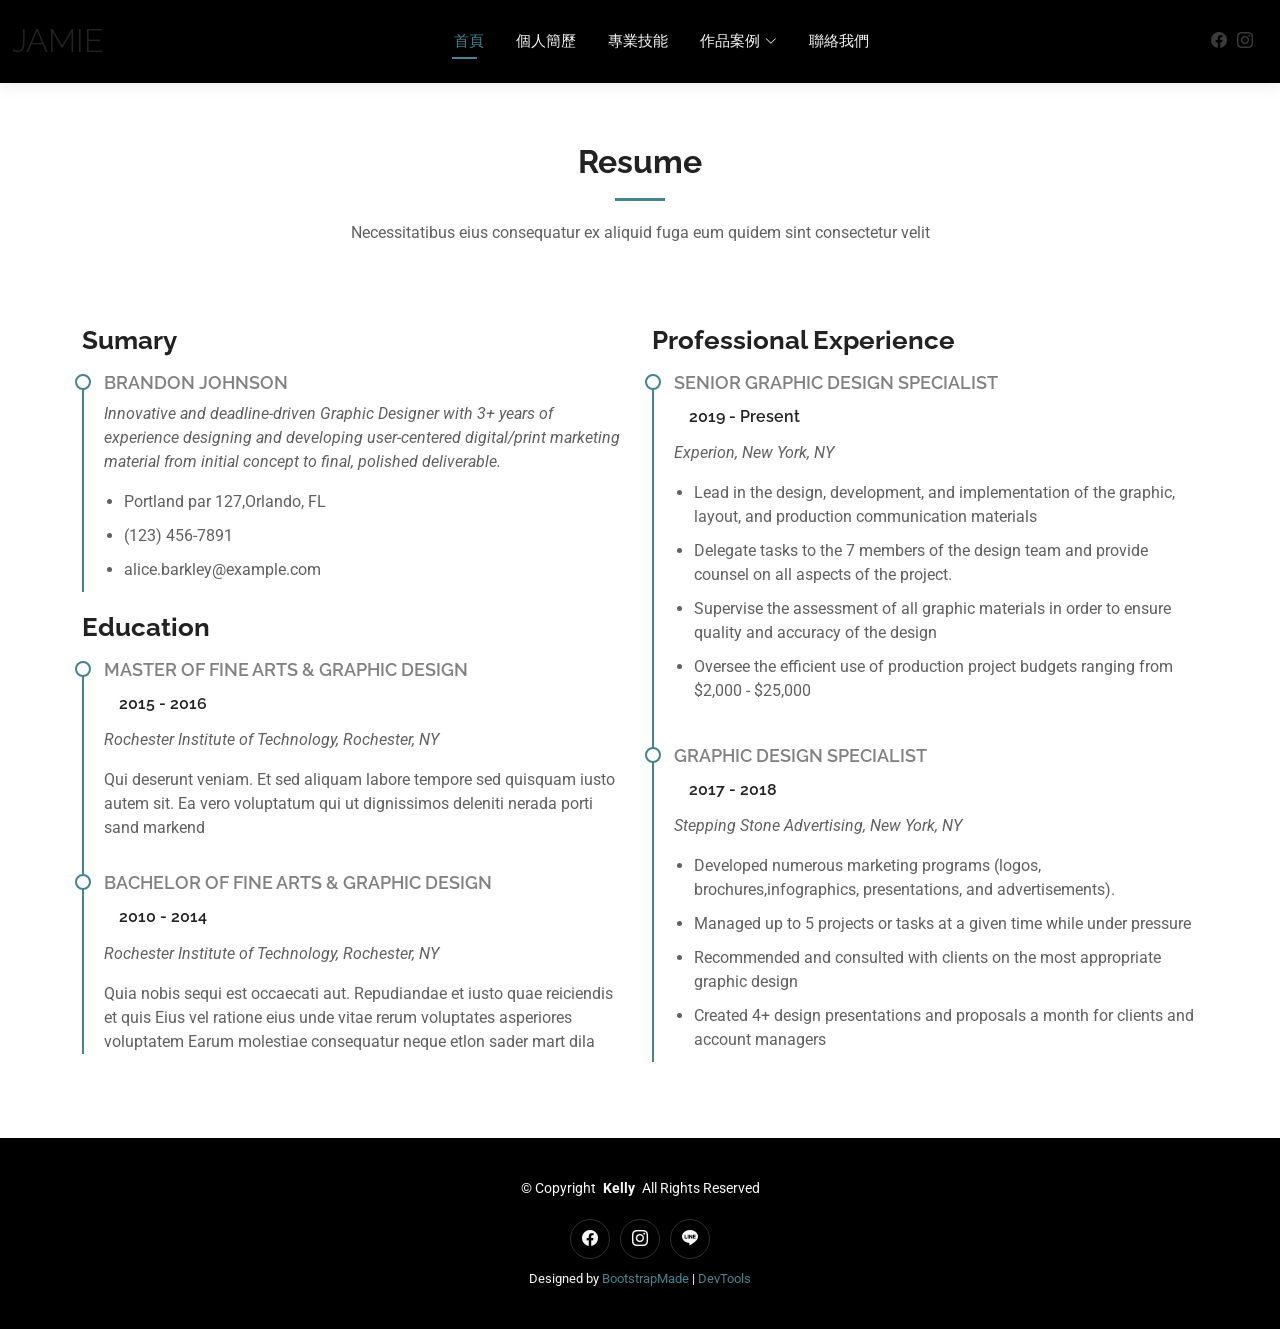
<file: resume.html>
<!DOCTYPE html>
<html lang="en">

<head>
  <meta charset="utf-8">
  <meta content="width=device-width, initial-scale=1.0" name="viewport">
  <title>Resume - Kelly Bootstrap Template</title>
  <meta name="description" content="">
  <meta name="keywords" content="">

  <!-- Favicons -->
  <link href="assets/img/favicon.png" rel="icon">
  <link href="assets/img/apple-touch-icon.png" rel="apple-touch-icon">

  <!-- Fonts -->
  <link href="https://fonts.googleapis.com" rel="preconnect">
  <link href="https://fonts.gstatic.com" rel="preconnect" crossorigin>
  <link href="https://fonts.googleapis.com/css2?family=Roboto:ital,wght@0,100;0,300;0,400;0,500;0,700;0,900;1,100;1,300;1,400;1,500;1,700;1,900&family=Poppins:ital,wght@0,100;0,200;0,300;0,400;0,500;0,600;0,700;0,800;0,900;1,100;1,200;1,300;1,400;1,500;1,600;1,700;1,800;1,900&family=Raleway:ital,wght@0,100;0,200;0,300;0,400;0,500;0,600;0,700;0,800;0,900;1,100;1,200;1,300;1,400;1,500;1,600;1,700;1,800;1,900&display=swap" rel="stylesheet">

  <!-- Vendor CSS Files -->
  <link href="assets/vendor/bootstrap/css/bootstrap.min.css" rel="stylesheet">
  <link href="assets/vendor/bootstrap-icons/bootstrap-icons.css" rel="stylesheet">
  <link href="assets/vendor/aos/aos.css" rel="stylesheet">
  <link href="assets/vendor/swiper/swiper-bundle.min.css" rel="stylesheet">
  <link href="assets/vendor/glightbox/css/glightbox.min.css" rel="stylesheet">

  <!-- Main CSS File -->
  <link href="assets/css/main.css" rel="stylesheet">

  <!-- =======================================================
  * Template Name: Kelly
  * Template URL: https://bootstrapmade.com/kelly-free-bootstrap-cv-resume-html-template/
  * Updated: Aug 07 2024 with Bootstrap v5.3.3
  * Author: BootstrapMade.com
  * License: https://bootstrapmade.com/license/
  ======================================================== -->
</head>

<body class="resume-page">

  <header id="header" class="header d-flex align-items-center light-background sticky-top">
    <div class="container-fluid position-relative d-flex align-items-center justify-content-between">
      <a href="index.html" class="logo d-flex align-items-center me-auto me-xl-0">
        <!-- Uncomment the line below if you also wish to use an image logo -->
        <!-- <img src="assets/img/logo.png" alt=""> -->
        <h1 class="sitename">Jamie</h1>
      </a>
      <nav id="navmenu" class="navmenu">
        <ul>
          <li><a href="index.html" class="active">首頁</a></li>
          <li><a href="about.html">個人簡歷</a></li>
          <li><a href="services.html">專業技能</a></li>
          <li class="dropdown"><a href="#"><span>作品案例</span><i class="bi bi-chevron-down toggle-dropdown"></i></a>
            <ul>
              <li><a href="#">品牌設計✌</a></li>
              <li><a href="#">平面設計</a></li>              
              <li class="dropdown"><a href="#"><span>包裝設計</span> <i class="bi bi-chevron-down toggle-dropdown"></i></a>
                <ul>
                  <li><a href="#">禮盒包裝</a></li>
                  <li><a href="#">鋁箔袋包裝</a></li>
                </ul>
              </li>
              <li><a href="#">網頁設計</a></li>
            </ul>
          </li>
          <li><a href="contact.html">聯絡我們</a></li>
        </ul>
        <i class="mobile-nav-toggle d-xl-none bi bi-list"></i>
      </nav>
      <div class="header-social-links">
        <a href="https://www.facebook.com/?locale=zh_TW" class="facebook" target="_blank"><i class="bi bi-facebook"></i></a>
        <a href="#" class="instagram"><i class="bi bi-instagram"></i></a>
      </div>
    </div>
  </header>

  <main class="main">

    <!-- Resume Section -->
    <section id="resume" class="resume section">

      <!-- Section Title -->
      <div class="container section-title" data-aos="fade-up">
        <h2>Resume</h2>
        <p>Necessitatibus eius consequatur ex aliquid fuga eum quidem sint consectetur velit</p>
      </div><!-- End Section Title -->

      <div class="container">

        <div class="row">

          <div class="col-lg-6" data-aos="fade-up" data-aos-delay="100">
            <h3 class="resume-title">Sumary</h3>

            <div class="resume-item pb-0">
              <h4>Brandon Johnson</h4>
              <p><em>Innovative and deadline-driven Graphic Designer with 3+ years of experience designing and developing user-centered digital/print marketing material from initial concept to final, polished deliverable.</em></p>
              <ul>
                <li>Portland par 127,Orlando, FL</li>
                <li>(123) 456-7891</li>
                <li>alice.barkley@example.com</li>
              </ul>
            </div><!-- Edn Resume Item -->

            <h3 class="resume-title">Education</h3>
            <div class="resume-item">
              <h4>Master of Fine Arts &amp; Graphic Design</h4>
              <h5>2015 - 2016</h5>
              <p><em>Rochester Institute of Technology, Rochester, NY</em></p>
              <p>Qui deserunt veniam. Et sed aliquam labore tempore sed quisquam iusto autem sit. Ea vero voluptatum qui ut dignissimos deleniti nerada porti sand markend</p>
            </div><!-- Edn Resume Item -->

            <div class="resume-item">
              <h4>Bachelor of Fine Arts &amp; Graphic Design</h4>
              <h5>2010 - 2014</h5>
              <p><em>Rochester Institute of Technology, Rochester, NY</em></p>
              <p>Quia nobis sequi est occaecati aut. Repudiandae et iusto quae reiciendis et quis Eius vel ratione eius unde vitae rerum voluptates asperiores voluptatem Earum molestiae consequatur neque etlon sader mart dila</p>
            </div><!-- Edn Resume Item -->

          </div>

          <div class="col-lg-6" data-aos="fade-up" data-aos-delay="200">
            <h3 class="resume-title">Professional Experience</h3>
            <div class="resume-item">
              <h4>Senior graphic design specialist</h4>
              <h5>2019 - Present</h5>
              <p><em>Experion, New York, NY </em></p>
              <ul>
                <li>Lead in the design, development, and implementation of the graphic, layout, and production communication materials</li>
                <li>Delegate tasks to the 7 members of the design team and provide counsel on all aspects of the project. </li>
                <li>Supervise the assessment of all graphic materials in order to ensure quality and accuracy of the design</li>
                <li>Oversee the efficient use of production project budgets ranging from $2,000 - $25,000</li>
              </ul>
            </div><!-- Edn Resume Item -->

            <div class="resume-item">
              <h4>Graphic design specialist</h4>
              <h5>2017 - 2018</h5>
              <p><em>Stepping Stone Advertising, New York, NY</em></p>
              <ul>
                <li>Developed numerous marketing programs (logos, brochures,infographics, presentations, and advertisements).</li>
                <li>Managed up to 5 projects or tasks at a given time while under pressure</li>
                <li>Recommended and consulted with clients on the most appropriate graphic design</li>
                <li>Created 4+ design presentations and proposals a month for clients and account managers</li>
              </ul>
            </div><!-- Edn Resume Item -->

          </div>

        </div>

      </div>

    </section><!-- /Resume Section -->

  </main>

  <footer id="footer" class="footer light-background">
    <div class="container">
      <div class="copyright text-center ">
        <p>© <span>Copyright</span> <strong class="px-1 sitename">Kelly</strong> <span>All Rights Reserved<br></span></p>
      </div>
      <div class="social-links d-flex justify-content-center">
        <a href="https://www.facebook.com/?locale=zh_TW" target="_blank"><i class="bi bi-facebook"></i></a>
        <a href=""><i class="bi bi-instagram"></i></a>
        <a href=""><i class="bi bi-line"></i></a>
      </div>
      <div class="credits">
        <!-- All the links in the footer should remain intact. -->
        <!-- You can delete the links only if you've purchased the pro version. -->
        <!-- Licensing information: https://bootstrapmade.com/license/ -->
        <!-- Purchase the pro version with working PHP/AJAX contact form: [buy-url] -->
        Designed by <a href="https://bootstrapmade.com/">BootstrapMade</a> | <a href="https://bootstrapmade.com/tools/">DevTools</a>
      </div>
    </div>
  </footer>

  <!-- Scroll Top -->
  <a href="#" id="scroll-top" class="scroll-top d-flex align-items-center justify-content-center"><i class="bi bi-arrow-up-short"></i></a>

  <!-- Preloader -->
  <div id="preloader"></div>

  <!-- Vendor JS Files -->
  <script src="assets/vendor/bootstrap/js/bootstrap.bundle.min.js"></script>
  <script src="assets/vendor/php-email-form/validate.js"></script>
  <script src="assets/vendor/aos/aos.js"></script>
  <script src="assets/vendor/waypoints/noframework.waypoints.js"></script>
  <script src="assets/vendor/purecounter/purecounter_vanilla.js"></script>
  <script src="assets/vendor/swiper/swiper-bundle.min.js"></script>
  <script src="assets/vendor/glightbox/js/glightbox.min.js"></script>
  <script src="assets/vendor/imagesloaded/imagesloaded.pkgd.min.js"></script>
  <script src="assets/vendor/isotope-layout/isotope.pkgd.min.js"></script>

  <!-- Main JS File -->
  <script src="assets/js/main.js"></script>

</body>

</html>
</file>
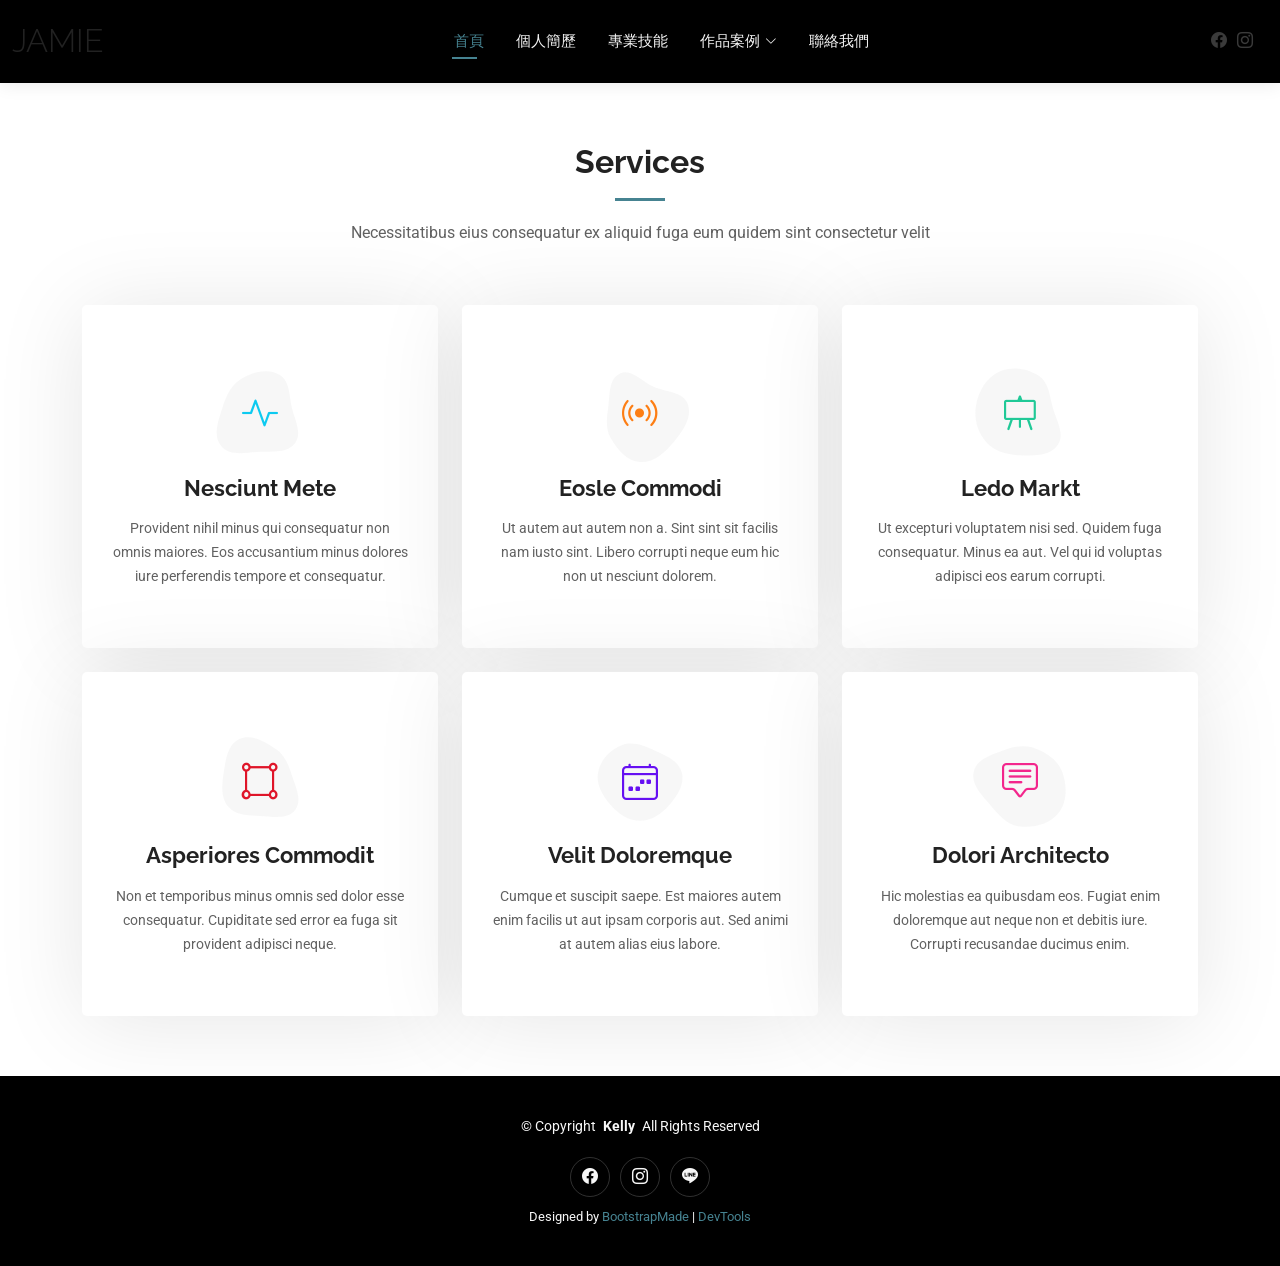
<file: services.html>
<!DOCTYPE html>
<html lang="en">

<head>
  <meta charset="utf-8">
  <meta content="width=device-width, initial-scale=1.0" name="viewport">
  <title>Services - Kelly Bootstrap Template</title>
  <meta name="description" content="">
  <meta name="keywords" content="">

  <!-- Favicons -->
  <link href="assets/img/favicon.png" rel="icon">
  <link href="assets/img/apple-touch-icon.png" rel="apple-touch-icon">

  <!-- Fonts -->
  <link href="https://fonts.googleapis.com" rel="preconnect">
  <link href="https://fonts.gstatic.com" rel="preconnect" crossorigin>
  <link href="https://fonts.googleapis.com/css2?family=Roboto:ital,wght@0,100;0,300;0,400;0,500;0,700;0,900;1,100;1,300;1,400;1,500;1,700;1,900&family=Poppins:ital,wght@0,100;0,200;0,300;0,400;0,500;0,600;0,700;0,800;0,900;1,100;1,200;1,300;1,400;1,500;1,600;1,700;1,800;1,900&family=Raleway:ital,wght@0,100;0,200;0,300;0,400;0,500;0,600;0,700;0,800;0,900;1,100;1,200;1,300;1,400;1,500;1,600;1,700;1,800;1,900&display=swap" rel="stylesheet">

  <!-- Vendor CSS Files -->
  <link href="assets/vendor/bootstrap/css/bootstrap.min.css" rel="stylesheet">
  <link href="assets/vendor/bootstrap-icons/bootstrap-icons.css" rel="stylesheet">
  <link href="assets/vendor/aos/aos.css" rel="stylesheet">
  <link href="assets/vendor/swiper/swiper-bundle.min.css" rel="stylesheet">
  <link href="assets/vendor/glightbox/css/glightbox.min.css" rel="stylesheet">

  <!-- Main CSS File -->
  <link href="assets/css/main.css" rel="stylesheet">

  <!-- =======================================================
  * Template Name: Kelly
  * Template URL: https://bootstrapmade.com/kelly-free-bootstrap-cv-resume-html-template/
  * Updated: Aug 07 2024 with Bootstrap v5.3.3
  * Author: BootstrapMade.com
  * License: https://bootstrapmade.com/license/
  ======================================================== -->
</head>

<body class="services-page">

  <header id="header" class="header d-flex align-items-center light-background sticky-top">
    <div class="container-fluid position-relative d-flex align-items-center justify-content-between">
      <a href="index.html" class="logo d-flex align-items-center me-auto me-xl-0">
        <!-- Uncomment the line below if you also wish to use an image logo -->
        <!-- <img src="assets/img/logo.png" alt=""> -->
        <h1 class="sitename">Jamie</h1>
      </a>
      <nav id="navmenu" class="navmenu">
        <ul>
          <li><a href="index.html" class="active">首頁</a></li>
          <li><a href="about.html">個人簡歷</a></li>
          <li><a href="services.html">專業技能</a></li>
          <li class="dropdown"><a href="#"><span>作品案例</span><i class="bi bi-chevron-down toggle-dropdown"></i></a>
            <ul>
              <li><a href="#">品牌設計✌</a></li>
              <li><a href="#">平面設計</a></li>              
              <li class="dropdown"><a href="#"><span>包裝設計</span> <i class="bi bi-chevron-down toggle-dropdown"></i></a>
                <ul>
                  <li><a href="#">禮盒包裝</a></li>
                  <li><a href="#">鋁箔袋包裝</a></li>
                </ul>
              </li>
              <li><a href="#">網頁設計</a></li>
            </ul>
          </li>
          <li><a href="contact.html">聯絡我們</a></li>
        </ul>
        <i class="mobile-nav-toggle d-xl-none bi bi-list"></i>
      </nav>
      <div class="header-social-links">
        <a href="https://www.facebook.com/?locale=zh_TW" class="facebook" target="_blank"><i class="bi bi-facebook"></i></a>
        <a href="#" class="instagram"><i class="bi bi-instagram"></i></a>
      </div>
    </div>
  </header>

  <main class="main">

    <!-- Services Section -->
    <section id="services" class="services section">

      <!-- Section Title -->
      <div class="container section-title" data-aos="fade-up">
        <h2>Services</h2>
        <p>Necessitatibus eius consequatur ex aliquid fuga eum quidem sint consectetur velit</p>
      </div><!-- End Section Title -->

      <div class="container">

        <div class="row gy-4">

          <div class="col-lg-4 col-md-6" data-aos="fade-up" data-aos-delay="100">
            <div class="service-item item-cyan position-relative">
              <div class="icon">
                <svg width="100" height="100" viewBox="0 0 600 600" xmlns="http://www.w3.org/2000/svg">
                  <path stroke="none" stroke-width="0" fill="#f5f5f5" d="M300,521.0016835830174C376.1290562159157,517.8887921683347,466.0731472004068,529.7835943286574,510.70327084640275,468.03025145048787C554.3714126377745,407.6079735673963,508.03601936045806,328.9844924480964,491.2728898941984,256.3432110539036C474.5976632858925,184.082847569629,479.9380746630129,96.60480741107993,416.23090153303,58.64404602377083C348.86323505073057,18.502131276798302,261.93793281208167,40.57373210992963,193.5410806939664,78.93577620505333C130.42746243093433,114.334589627462,98.30271207620316,179.96522072025542,76.75703585869454,249.04625023123273C51.97151888228291,328.5150500222984,13.704378332031375,421.85034740162234,66.52175969318436,486.19268352777647C119.04800174914682,550.1803526380478,217.28368757567262,524.383925680826,300,521.0016835830174"></path>
                </svg>
                <i class="bi bi-activity"></i>
              </div>
              <a href="#" class="stretched-link">
                <h3>Nesciunt Mete</h3>
              </a>
              <p>Provident nihil minus qui consequatur non omnis maiores. Eos accusantium minus dolores iure perferendis tempore et consequatur.</p>
            </div>
          </div><!-- End Service Item -->

          <div class="col-lg-4 col-md-6" data-aos="fade-up" data-aos-delay="200">
            <div class="service-item item-orange position-relative">
              <div class="icon">
                <svg width="100" height="100" viewBox="0 0 600 600" xmlns="http://www.w3.org/2000/svg">
                  <path stroke="none" stroke-width="0" fill="#f5f5f5" d="M300,582.0697525312426C382.5290701553225,586.8405444964366,449.9789794690241,525.3245884688669,502.5850820975895,461.55621195738473C556.606425686781,396.0723002908107,615.8543463187945,314.28637112970534,586.6730223649479,234.56875336149918C558.9533121215079,158.8439757836574,454.9685369536778,164.00468322053177,381.49747125262974,130.76875717737553C312.15926192815925,99.40240125094834,248.97055460311594,18.661163978235184,179.8680185752513,50.54337015887873C110.5421016452524,82.52863877960104,119.82277516462835,180.83849132639028,109.12597500060166,256.43424936330496C100.08760227029461,320.3096726198365,92.17705696193138,384.0621239912766,124.79988738764834,439.7174275375508C164.83382741302287,508.01625554203684,220.96474134820875,577.5009287672846,300,582.0697525312426"></path>
                </svg>
                <i class="bi bi-broadcast"></i>
              </div>
              <a href="#" class="stretched-link">
                <h3>Eosle Commodi</h3>
              </a>
              <p>Ut autem aut autem non a. Sint sint sit facilis nam iusto sint. Libero corrupti neque eum hic non ut nesciunt dolorem.</p>
            </div>
          </div><!-- End Service Item -->

          <div class="col-lg-4 col-md-6" data-aos="fade-up" data-aos-delay="300">
            <div class="service-item item-teal position-relative">
              <div class="icon">
                <svg width="100" height="100" viewBox="0 0 600 600" xmlns="http://www.w3.org/2000/svg">
                  <path stroke="none" stroke-width="0" fill="#f5f5f5" d="M300,541.5067337569781C382.14930387511276,545.0595476570109,479.8736841581634,548.3450877840088,526.4010558755058,480.5488172755941C571.5218469581645,414.80211281144784,517.5187510058486,332.0715597781072,496.52539010469104,255.14436215662573C477.37192572678356,184.95920475031193,473.57363656557914,105.61284051026155,413.0603344069578,65.22779650032875C343.27470386102294,18.654635553484475,251.2091493199835,5.337323636656869,175.0934190732945,40.62881213300186C97.87086631185822,76.43348514350839,51.98124368387456,156.15599469081315,36.44837278890362,239.84606092416172C21.716077023791087,319.22268207091537,43.775223500013084,401.1760424656574,96.891909868211,461.97329694683043C147.22146801428983,519.5804099606455,223.5754009179313,538.201503339737,300,541.5067337569781"></path>
                </svg>
                <i class="bi bi-easel"></i>
              </div>
              <a href="#" class="stretched-link">
                <h3>Ledo Markt</h3>
              </a>
              <p>Ut excepturi voluptatem nisi sed. Quidem fuga consequatur. Minus ea aut. Vel qui id voluptas adipisci eos earum corrupti.</p>
            </div>
          </div><!-- End Service Item -->

          <div class="col-lg-4 col-md-6" data-aos="fade-up" data-aos-delay="400">
            <div class="service-item item-red position-relative">
              <div class="icon">
                <svg width="100" height="100" viewBox="0 0 600 600" xmlns="http://www.w3.org/2000/svg">
                  <path stroke="none" stroke-width="0" fill="#f5f5f5" d="M300,503.46388370962813C374.79870501325706,506.71871716319447,464.8034551963731,527.1746412648533,510.4981551193396,467.86667711651364C555.9287308511215,408.9015244558933,512.6030010748507,327.5744911775523,490.211057578863,256.5855673507754C471.097692560561,195.9906835881958,447.69079081568157,138.11976852964426,395.19560036434837,102.3242989838813C329.3053358748298,57.3949838291264,248.02791733380457,8.279543830951368,175.87071277845988,42.242879143198664C103.41431057327972,76.34704239035025,93.79494320519305,170.9812938413882,81.28167332365135,250.07896920659033C70.17666984294237,320.27484674793965,64.84698225790005,396.69656628748305,111.28512138212992,450.4950937839243C156.20124167950087,502.5303643271138,231.32542653798444,500.4755392045468,300,503.46388370962813"></path>
                </svg>
                <i class="bi bi-bounding-box-circles"></i>
              </div>
              <a href="#" class="stretched-link">
                <h3>Asperiores Commodit</h3>
              </a>
              <p>Non et temporibus minus omnis sed dolor esse consequatur. Cupiditate sed error ea fuga sit provident adipisci neque.</p>
              <a href="#" class="stretched-link"></a>
            </div>
          </div><!-- End Service Item -->

          <div class="col-lg-4 col-md-6" data-aos="fade-up" data-aos-delay="500">
            <div class="service-item item-indigo position-relative">
              <div class="icon">
                <svg width="100" height="100" viewBox="0 0 600 600" xmlns="http://www.w3.org/2000/svg">
                  <path stroke="none" stroke-width="0" fill="#f5f5f5" d="M300,532.3542879108572C369.38199826031484,532.3153073249985,429.10787420159085,491.63046689027357,474.5244479745417,439.17860296908856C522.8885846962883,383.3225815378663,569.1668002868075,314.3205725914397,550.7432151929288,242.7694973846089C532.6665558377875,172.5657663291529,456.2379748765914,142.6223662098291,390.3689995646985,112.34683881706744C326.66090330228417,83.06452184765237,258.84405631176094,53.51806209861945,193.32584062364296,78.48882559362697C121.61183558270385,105.82097193414197,62.805066853699245,167.19869350419734,48.57481801355237,242.6138429142374C34.843463184063346,315.3850353017275,76.69343916112496,383.4422959591041,125.22947124332185,439.3748458443577C170.7312796277747,491.8107796887764,230.57421082200815,532.3932930995766,300,532.3542879108572"></path>
                </svg>
                <i class="bi bi-calendar4-week icon"></i>
              </div>
              <a href="#" class="stretched-link">
                <h3>Velit Doloremque</h3>
              </a>
              <p>Cumque et suscipit saepe. Est maiores autem enim facilis ut aut ipsam corporis aut. Sed animi at autem alias eius labore.</p>
              <a href="#" class="stretched-link"></a>
            </div>
          </div><!-- End Service Item -->

          <div class="col-lg-4 col-md-6" data-aos="fade-up" data-aos-delay="600">
            <div class="service-item item-pink position-relative">
              <div class="icon">
                <svg width="100" height="100" viewBox="0 0 600 600" xmlns="http://www.w3.org/2000/svg">
                  <path stroke="none" stroke-width="0" fill="#f5f5f5" d="M300,566.797414625762C385.7384707136149,576.1784315230908,478.7894351017131,552.8928747891023,531.9192734346935,484.94944893311C584.6109503024035,417.5663521118492,582.489472248146,322.67544863468447,553.9536738515405,242.03673114598146C529.1557734026468,171.96086150256528,465.24506316201064,127.66468636344209,395.9583748389544,100.7403814666027C334.2173773831606,76.7482773500951,269.4350130405921,84.62216499799875,207.1952322260088,107.2889140133804C132.92018162631612,134.33871894543012,41.79353780512637,160.00259165414826,22.644507872594943,236.69541883565114C3.319112789854554,314.0945973066697,72.72355303640163,379.243833228382,124.04198916343866,440.3218312028393C172.9286146004772,498.5055451809895,224.45579914871206,558.5317968840102,300,566.797414625762"></path>
                </svg>
                <i class="bi bi-chat-square-text"></i>
              </div>
              <a href="#" class="stretched-link">
                <h3>Dolori Architecto</h3>
              </a>
              <p>Hic molestias ea quibusdam eos. Fugiat enim doloremque aut neque non et debitis iure. Corrupti recusandae ducimus enim.</p>
              <a href="#" class="stretched-link"></a>
            </div>
          </div><!-- End Service Item -->

        </div>

      </div>

    </section><!-- /Services Section -->

  </main>

  <footer id="footer" class="footer light-background">
    <div class="container">
      <div class="copyright text-center ">
        <p>© <span>Copyright</span> <strong class="px-1 sitename">Kelly</strong> <span>All Rights Reserved<br></span></p>
      </div>
      <div class="social-links d-flex justify-content-center">
        <a href="https://www.facebook.com/?locale=zh_TW" target="_blank"><i class="bi bi-facebook"></i></a>
        <a href=""><i class="bi bi-instagram"></i></a>
        <a href=""><i class="bi bi-line"></i></a>
      </div>
      <div class="credits">
        <!-- All the links in the footer should remain intact. -->
        <!-- You can delete the links only if you've purchased the pro version. -->
        <!-- Licensing information: https://bootstrapmade.com/license/ -->
        <!-- Purchase the pro version with working PHP/AJAX contact form: [buy-url] -->
        Designed by <a href="https://bootstrapmade.com/">BootstrapMade</a> | <a href="https://bootstrapmade.com/tools/">DevTools</a>
      </div>
    </div>
  </footer>

  <!-- Scroll Top -->
  <a href="#" id="scroll-top" class="scroll-top d-flex align-items-center justify-content-center"><i class="bi bi-arrow-up-short"></i></a>

  <!-- Preloader -->
  <div id="preloader"></div>

  <!-- Vendor JS Files -->
  <script src="assets/vendor/bootstrap/js/bootstrap.bundle.min.js"></script>
  <script src="assets/vendor/php-email-form/validate.js"></script>
  <script src="assets/vendor/aos/aos.js"></script>
  <script src="assets/vendor/waypoints/noframework.waypoints.js"></script>
  <script src="assets/vendor/purecounter/purecounter_vanilla.js"></script>
  <script src="assets/vendor/swiper/swiper-bundle.min.js"></script>
  <script src="assets/vendor/glightbox/js/glightbox.min.js"></script>
  <script src="assets/vendor/imagesloaded/imagesloaded.pkgd.min.js"></script>
  <script src="assets/vendor/isotope-layout/isotope.pkgd.min.js"></script>

  <!-- Main JS File -->
  <script src="assets/js/main.js"></script>

</body>

</html>
</file>
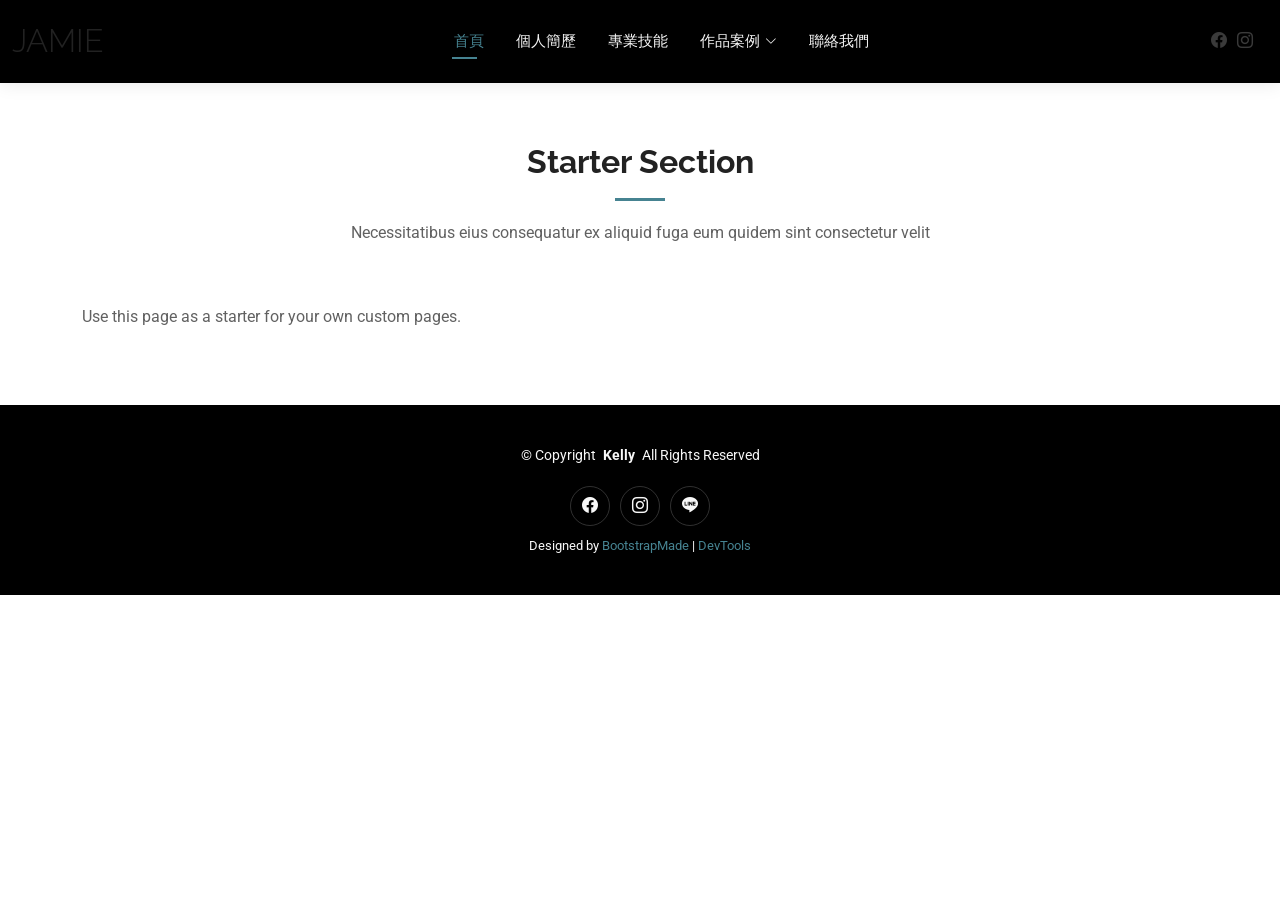
<file: starter-page.html>
<!DOCTYPE html>
<html lang="en">

<head>
  <meta charset="utf-8">
  <meta content="width=device-width, initial-scale=1.0" name="viewport">
  <title>Starter Page - Kelly Bootstrap Template</title>
  <meta name="description" content="">
  <meta name="keywords" content="">

  <!-- Favicons -->
  <link href="assets/img/favicon.png" rel="icon">
  <link href="assets/img/apple-touch-icon.png" rel="apple-touch-icon">

  <!-- Fonts -->
  <link href="https://fonts.googleapis.com" rel="preconnect">
  <link href="https://fonts.gstatic.com" rel="preconnect" crossorigin>
  <link href="https://fonts.googleapis.com/css2?family=Roboto:ital,wght@0,100;0,300;0,400;0,500;0,700;0,900;1,100;1,300;1,400;1,500;1,700;1,900&family=Poppins:ital,wght@0,100;0,200;0,300;0,400;0,500;0,600;0,700;0,800;0,900;1,100;1,200;1,300;1,400;1,500;1,600;1,700;1,800;1,900&family=Raleway:ital,wght@0,100;0,200;0,300;0,400;0,500;0,600;0,700;0,800;0,900;1,100;1,200;1,300;1,400;1,500;1,600;1,700;1,800;1,900&display=swap" rel="stylesheet">

  <!-- Vendor CSS Files -->
  <link href="assets/vendor/bootstrap/css/bootstrap.min.css" rel="stylesheet">
  <link href="assets/vendor/bootstrap-icons/bootstrap-icons.css" rel="stylesheet">
  <link href="assets/vendor/aos/aos.css" rel="stylesheet">
  <link href="assets/vendor/swiper/swiper-bundle.min.css" rel="stylesheet">
  <link href="assets/vendor/glightbox/css/glightbox.min.css" rel="stylesheet">

  <!-- Main CSS File -->
  <link href="assets/css/main.css" rel="stylesheet">

  <!-- =======================================================
  * Template Name: Kelly
  * Template URL: https://bootstrapmade.com/kelly-free-bootstrap-cv-resume-html-template/
  * Updated: Aug 07 2024 with Bootstrap v5.3.3
  * Author: BootstrapMade.com
  * License: https://bootstrapmade.com/license/
  ======================================================== -->
</head>

<body class="starter-page-page">

  <header id="header" class="header d-flex align-items-center light-background sticky-top">
    <div class="container-fluid position-relative d-flex align-items-center justify-content-between">
      <a href="index.html" class="logo d-flex align-items-center me-auto me-xl-0">
        <!-- Uncomment the line below if you also wish to use an image logo -->
        <!-- <img src="assets/img/logo.png" alt=""> -->
        <h1 class="sitename">Jamie</h1>
      </a>
      <nav id="navmenu" class="navmenu">
        <ul>
          <li><a href="index.html" class="active">首頁</a></li>
          <li><a href="about.html">個人簡歷</a></li>
          <li><a href="services.html">專業技能</a></li>
          <li class="dropdown"><a href="#"><span>作品案例</span><i class="bi bi-chevron-down toggle-dropdown"></i></a>
            <ul>
              <li><a href="#">品牌設計✌</a></li>
              <li><a href="#">平面設計</a></li>              
              <li class="dropdown"><a href="#"><span>包裝設計</span> <i class="bi bi-chevron-down toggle-dropdown"></i></a>
                <ul>
                  <li><a href="#">禮盒包裝</a></li>
                  <li><a href="#">鋁箔袋包裝</a></li>
                </ul>
              </li>
              <li><a href="#">網頁設計</a></li>
            </ul>
          </li>
          <li><a href="contact.html">聯絡我們</a></li>
        </ul>
        <i class="mobile-nav-toggle d-xl-none bi bi-list"></i>
      </nav>
      <div class="header-social-links">
        <a href="https://www.facebook.com/?locale=zh_TW" class="facebook" target="_blank"><i class="bi bi-facebook"></i></a>
        <a href="#" class="instagram"><i class="bi bi-instagram"></i></a>
      </div>
    </div>
  </header>

  <main class="main">

    <!-- Starter Section Section -->
    <section id="starter-section" class="starter-section section">

      <!-- Section Title -->
      <div class="container section-title" data-aos="fade-up">
        <h2>Starter Section</h2>
        <p>Necessitatibus eius consequatur ex aliquid fuga eum quidem sint consectetur velit</p>
      </div><!-- End Section Title -->

      <div class="container" data-aos="fade-up">
        <p>Use this page as a starter for your own custom pages.</p>
      </div>

    </section><!-- /Starter Section Section -->

  </main>

  <footer id="footer" class="footer light-background">
    <div class="container">
      <div class="copyright text-center ">
        <p>© <span>Copyright</span> <strong class="px-1 sitename">Kelly</strong> <span>All Rights Reserved<br></span></p>
      </div>
      <div class="social-links d-flex justify-content-center">
        <a href="https://www.facebook.com/?locale=zh_TW" target="_blank"><i class="bi bi-facebook"></i></a>
        <a href=""><i class="bi bi-instagram"></i></a>
        <a href=""><i class="bi bi-line"></i></a>
      </div>
      <div class="credits">
        <!-- All the links in the footer should remain intact. -->
        <!-- You can delete the links only if you've purchased the pro version. -->
        <!-- Licensing information: https://bootstrapmade.com/license/ -->
        <!-- Purchase the pro version with working PHP/AJAX contact form: [buy-url] -->
        Designed by <a href="https://bootstrapmade.com/">BootstrapMade</a> | <a href="https://bootstrapmade.com/tools/">DevTools</a>
      </div>
    </div>
  </footer>

  <!-- Scroll Top -->
  <a href="#" id="scroll-top" class="scroll-top d-flex align-items-center justify-content-center"><i class="bi bi-arrow-up-short"></i></a>

  <!-- Preloader -->
  <div id="preloader"></div>

  <!-- Vendor JS Files -->
  <script src="assets/vendor/bootstrap/js/bootstrap.bundle.min.js"></script>
  <script src="assets/vendor/php-email-form/validate.js"></script>
  <script src="assets/vendor/aos/aos.js"></script>
  <script src="assets/vendor/waypoints/noframework.waypoints.js"></script>
  <script src="assets/vendor/purecounter/purecounter_vanilla.js"></script>
  <script src="assets/vendor/swiper/swiper-bundle.min.js"></script>
  <script src="assets/vendor/glightbox/js/glightbox.min.js"></script>
  <script src="assets/vendor/imagesloaded/imagesloaded.pkgd.min.js"></script>
  <script src="assets/vendor/isotope-layout/isotope.pkgd.min.js"></script>

  <!-- Main JS File -->
  <script src="assets/js/main.js"></script>

</body>

</html>
</file>
<file: assets/css/main.css>
/**
* Template Name: Kelly
* Template URL: https://bootstrapmade.com/kelly-free-bootstrap-cv-resume-html-template/
* Updated: Aug 07 2024 with Bootstrap v5.3.3
* Author: BootstrapMade.com
* License: https://bootstrapmade.com/license/
*/

/*--------------------------------------------------------------
# Font & Color Variables
# Help: https://bootstrapmade.com/color-system/
--------------------------------------------------------------*/
/* Fonts */
:root {
  --default-font: "Roboto",  system-ui, -apple-system, "Segoe UI", Roboto, "Helvetica Neue", Arial, "Noto Sans", "Liberation Sans", sans-serif, "Apple Color Emoji", "Segoe UI Emoji", "Segoe UI Symbol", "Noto Color Emoji";
  --heading-font: "Raleway",  sans-serif;
  --nav-font: "Poppins",  sans-serif;
}

/* Global Colors - The following color variables are used throughout the website. Updating them here will change the color scheme of the entire website */
:root { 
  --background-color: #ffffff; /* Background color for the entire website, including individual sections */
  --default-color: #616161; /* Default color used for the majority of the text content across the entire website */
  --heading-color: #222222; /* Color for headings, subheadings and title throughout the website */
  --accent-color: #468391; /* Accent color that represents your brand on the website. It's used for buttons, links, and other elements that need to stand out */
  --surface-color: #ffffff; /* The surface color is used as a background of boxed elements within sections, such as cards, icon boxes, or other elements that require a visual separation from the global background. */
  --contrast-color: #ffffff; /* Contrast color for text, ensuring readability against backgrounds of accent, heading, or default colors. */
}

/* Nav Menu Colors - The following color variables are used specifically for the navigation menu. They are separate from the global colors to allow for more customization options */
:root {
  --nav-color: #616161;  /* The default color of the main navmenu links */
  --nav-hover-color: #468391; /* Applied to main navmenu links when they are hovered over or active */
  --nav-mobile-background-color: #ffffff; /* Used as the background color for mobile navigation menu */
  --nav-dropdown-background-color: #ffffff; /* Used as the background color for dropdown items that appear when hovering over primary navigation items */
  --nav-dropdown-color: #616161; /* Used for navigation links of the dropdown items in the navigation menu. */
  --nav-dropdown-hover-color: #468391; /* Similar to --nav-hover-color, this color is applied to dropdown navigation links when they are hovered over. */
}

/* Color Presets - These classes override global colors when applied to any section or element, providing reuse of the sam color scheme. */

.light-background {
  --background-color: #000000;
  --surface-color: #ffffff;
}

.dark-background {
  --background-color: #060606;
  --default-color: #ffffff;
  --heading-color: #ffffff;
  --surface-color: #252525;
  --contrast-color: #ffffff;
}

/* Smooth scroll */
:root {
  scroll-behavior: smooth;
}

/*--------------------------------------------------------------
# General Styling & Shared Classes
--------------------------------------------------------------*/
body {
  color: #f7f7f7;
  background-color: var(--background-color);
  font-family: var(--default-font);
}

a {
  color: var(--accent-color);
  text-decoration: none;
  transition: 0.3s;
}

a:hover {
  color: color-mix(in srgb, var(--accent-color), transparent 25%);
  text-decoration: none;
}

h1,
h2,
h3,
h4,
h5,
h6 {
  color: var(--heading-color);
  font-family: var(--heading-font);
}

/* PHP Email Form Messages
------------------------------*/
.php-email-form .error-message {
  display: none;
  background: #df1529;
  color: #ffffff;
  text-align: left;
  padding: 15px;
  margin-bottom: 24px;
  font-weight: 600;
}

.php-email-form .sent-message {
  display: none;
  color: #ffffff;
  background: #059652;
  text-align: center;
  padding: 15px;
  margin-bottom: 24px;
  font-weight: 600;
}

.php-email-form .loading {
  display: none;
  background: var(--surface-color);
  text-align: center;
  padding: 15px;
  margin-bottom: 24px;
}

.php-email-form .loading:before {
  content: "";
  display: inline-block;
  border-radius: 50%;
  width: 24px;
  height: 24px;
  margin: 0 10px -6px 0;
  border: 3px solid var(--accent-color);
  border-top-color: var(--surface-color);
  animation: php-email-form-loading 1s linear infinite;
}

@keyframes php-email-form-loading {
  0% {
    transform: rotate(0deg);
  }

  100% {
    transform: rotate(360deg);
  }
}

/*--------------------------------------------------------------
# Global Header
--------------------------------------------------------------*/
.header {
  color: var(--default-color);
  background-color: var(--background-color);
  padding: 15px 0;
  transition: all 0.5s;
  z-index: 997;
  box-shadow: 0px 0 18px rgba(0, 0, 0, 0.1);
}

.header .logo {
  line-height: 1;
}

.header .logo img {
  max-height: 36px;
  margin-right: 8px;
}

.header .logo h1 {
  font-size: 32px;
  margin: 0;
  font-weight: 300;
  text-transform: uppercase;
  color: var(--heading-color);
}

.header .header-social-links {
  padding-right: 15px;
}

.header .header-social-links a {
  color: color-mix(in srgb, var(--default-color), transparent 40%);
  padding-left: 6px;
  display: inline-block;
  transition: 0.3s;
  font-size: 16px;
}

.header .header-social-links a:hover {
  color: var(--accent-color);
}

.header .header-social-links a i {
  line-height: 0px;
}

@media (max-width: 1200px) {
  .header .logo {
    order: 1;
  }

  .header .header-social-links {
    order: 2;
  }

  .header .navmenu {
    order: 3;
  }
}

/*--------------------------------------------------------------
# Navigation Menu
--------------------------------------------------------------*/
/* Desktop Navigation */
@media (min-width: 1200px) {
  .navmenu {
    padding: 0;
  }

  .navmenu ul {
    margin: 0;
    padding: 0;
    display: flex;
    list-style: none;
    align-items: center;
  }

  .navmenu li {
    position: relative;
  }

  .navmenu>ul>li {
    white-space: nowrap;
    padding: 15px 14px;
  }

  .navmenu>ul>li:last-child {
    padding-right: 0;
  }

  .navmenu a,
  .navmenu a:focus {
    color: #f7f7f7;
    font-size: 15px;
    padding: 0 2px;
    font-family: var(--nav-font);
    font-weight: 400;
    display: flex;
    align-items: center;
    justify-content: space-between;
    white-space: nowrap;
    transition: 0.3s;
    position: relative;
  }

  .navmenu a i,
  .navmenu a:focus i {
    font-size: 12px;
    line-height: 0;
    margin-left: 5px;
    transition: 0.3s;
  }

  .navmenu>ul>li>a:before {
    content: "";
    position: absolute;
    height: 2px;
    bottom: -6px;
    left: 0;
    background-color: var(--nav-hover-color);
    visibility: hidden;
    width: 0px;
    transition: all 0.3s ease-in-out 0s;
  }

  .navmenu a:hover:before,
  .navmenu li:hover>a:before,
  .navmenu .active:before {
    visibility: visible;
    width: 25px;
  }

  .navmenu li:hover>a,
  .navmenu .active,
  .navmenu .active:focus {
    color: var(--nav-hover-color);
  }

  .navmenu .dropdown ul {
    margin: 0;
    padding: 10px 0;
    background: var(--nav-dropdown-background-color);
    display: block;
    position: absolute;
    visibility: hidden;
    left: 14px;
    top: 130%;
    opacity: 0;
    transition: 0.3s;
    border-radius: 4px;
    z-index: 99;
    box-shadow: 0px 0px 30px rgba(0, 0, 0, 0.1);
  }

  .navmenu .dropdown ul li {
    min-width: 200px;
  }

  .navmenu .dropdown ul a {
    padding: 10px 20px;
    font-size: 15px;
    text-transform: none;
    color: var(--nav-dropdown-color);
  }

  .navmenu .dropdown ul a i {
    font-size: 12px;
  }

  .navmenu .dropdown ul a:hover,
  .navmenu .dropdown ul .active:hover,
  .navmenu .dropdown ul li:hover>a {
    color: var(--nav-dropdown-hover-color);
  }

  .navmenu .dropdown:hover>ul {
    opacity: 1;
    top: 100%;
    visibility: visible;
  }

  .navmenu .dropdown .dropdown ul {
    top: 0;
    left: -90%;
    visibility: hidden;
  }

  .navmenu .dropdown .dropdown:hover>ul {
    opacity: 1;
    top: 0;
    left: -100%;
    visibility: visible;
  }
}

/* Mobile Navigation */
@media (max-width: 1199px) {
  .mobile-nav-toggle {
    color: var(--nav-color);
    font-size: 28px;
    line-height: 0;
    margin-right: 10px;
    cursor: pointer;
    transition: color 0.3s;
  }

  .navmenu {
    padding: 0;
    z-index: 9997;
  }

  .navmenu ul {
    display: none;
    list-style: none;
    position: absolute;
    inset: 60px 20px 20px 20px;
    padding: 10px 0;
    margin: 0;
    border-radius: 6px;
    background-color: var(--nav-mobile-background-color);
    border: 1px solid color-mix(in srgb, var(--default-color), transparent 90%);
    box-shadow: none;
    overflow-y: auto;
    transition: 0.3s;
    z-index: 9998;
  }

  .navmenu a,
  .navmenu a:focus {
    color: var(--nav-dropdown-color);
    padding: 10px 20px;
    font-family: var(--nav-font);
    font-size: 17px;
    font-weight: 500;
    display: flex;
    align-items: center;
    justify-content: space-between;
    white-space: nowrap;
    transition: 0.3s;
  }

  .navmenu a i,
  .navmenu a:focus i {
    font-size: 12px;
    line-height: 0;
    margin-left: 5px;
    width: 30px;
    height: 30px;
    display: flex;
    align-items: center;
    justify-content: center;
    border-radius: 50%;
    transition: 0.3s;
    background-color: color-mix(in srgb, var(--accent-color), transparent 90%);
  }

  .navmenu a i:hover,
  .navmenu a:focus i:hover {
    background-color: var(--accent-color);
    color: var(--contrast-color);
  }

  .navmenu a:hover,
  .navmenu .active,
  .navmenu .active:focus {
    color: var(--nav-dropdown-hover-color);
  }

  .navmenu .active i,
  .navmenu .active:focus i {
    background-color: var(--accent-color);
    color: var(--contrast-color);
    transform: rotate(180deg);
  }

  .navmenu .dropdown ul {
    position: static;
    display: none;
    z-index: 99;
    padding: 10px 0;
    margin: 10px 20px;
    background-color: var(--nav-dropdown-background-color);
    transition: all 0.5s ease-in-out;
  }

  .navmenu .dropdown ul ul {
    background-color: rgba(33, 37, 41, 0.1);
  }

  .navmenu .dropdown>.dropdown-active {
    display: block;
    background-color: rgba(33, 37, 41, 0.03);
  }

  .mobile-nav-active {
    overflow: hidden;
  }

  .mobile-nav-active .mobile-nav-toggle {
    color: #fff;
    position: absolute;
    font-size: 32px;
    top: 15px;
    right: 15px;
    margin-right: 0;
    z-index: 9999;
  }

  .mobile-nav-active .navmenu {
    position: fixed;
    overflow: hidden;
    inset: 0;
    background: rgba(33, 37, 41, 0.8);
    transition: 0.3s;
  }

  .mobile-nav-active .navmenu>ul {
    display: block;
  }
}

/*--------------------------------------------------------------
# Global Footer
--------------------------------------------------------------*/
.footer {
  color: #f7f7f7(--default-color);
  background-color: var(--background-color);
  font-size: 14px;
  padding: 40px 0;
  position: relative;
}

.footer .copyright p {
  margin-bottom: 0;
}

.footer .social-links {
  margin-top: 20px;
}

.footer .social-links a {
  display: flex;
  align-items: center;
  justify-content: center;
  width: 40px;
  height: 40px;
  border-radius: 50%;
  border: 1px solid color-mix(in srgb, var(--default-color), transparent 50%);
  font-size: 16px;
  color: #f7f7f7;
  margin: 0 5px;
  transition: 0.3s;
}

.footer .social-links a:hover {
  color: var(--accent-color);
  border-color: var(--accent-color);
}

.footer .credits {
  margin-top: 10px;
  font-size: 13px;
  text-align: center;
}

/*--------------------------------------------------------------
# Preloader
--------------------------------------------------------------*/
#preloader {
  position: fixed;
  inset: 0;
  z-index: 9999;
  overflow: hidden;
  background-color: var(--background-color);
  transition: all 0.6s ease-out;
  width: 100%;
  height: 100vh;
}

#preloader:before,
#preloader:after {
  content: "";
  position: absolute;
  border: 4px solid var(--accent-color);
  border-radius: 50%;
  animation: animate-preloader 2s cubic-bezier(0, 0.2, 0.8, 1) infinite;
}

#preloader:after {
  animation-delay: -0.5s;
}

@keyframes animate-preloader {
  0% {
    width: 10px;
    height: 10px;
    top: calc(50% - 5px);
    left: calc(50% - 5px);
    opacity: 1;
  }

  100% {
    width: 72px;
    height: 72px;
    top: calc(50% - 36px);
    left: calc(50% - 36px);
    opacity: 0;
  }
}

/*--------------------------------------------------------------
# Scroll Top Button
--------------------------------------------------------------*/
.scroll-top {
  position: fixed;
  visibility: hidden;
  opacity: 0;
  right: 15px;
  bottom: -15px;
  z-index: 99999;
  background-color: var(--accent-color);
  width: 44px;
  height: 44px;
  border-radius: 50px;
  transition: all 0.4s;
}

.scroll-top i {
  font-size: 24px;
  color: var(--contrast-color);
  line-height: 0;
}

.scroll-top:hover {
  background-color: color-mix(in srgb, var(--accent-color), transparent 20%);
  color: var(--contrast-color);
}

.scroll-top.active {
  visibility: visible;
  opacity: 1;
  bottom: 15px;
}

/*--------------------------------------------------------------
# Disable aos animation delay on mobile devices
--------------------------------------------------------------*/
@media screen and (max-width: 768px) {
  [data-aos-delay] {
    transition-delay: 0 !important;
  }
}

/*--------------------------------------------------------------
# Global Page Titles & Breadcrumbs
--------------------------------------------------------------*/
.page-title {
  color: var(--default-color);
  background-color: var(--background-color);
  padding: 25px 0;
  position: relative;
  border-bottom: 1px solid color-mix(in srgb, var(--default-color), transparent 85%);
}

.page-title h1 {
  font-size: 24px;
  font-weight: 400;
}

.page-title .breadcrumbs ol {
  display: flex;
  flex-wrap: wrap;
  list-style: none;
  padding: 0;
  margin: 0;
  font-size: 14px;
  font-weight: 400;
}

.page-title .breadcrumbs ol li+li {
  padding-left: 10px;
}

.page-title .breadcrumbs ol li+li::before {
  content: "/";
  display: inline-block;
  padding-right: 10px;
  color: color-mix(in srgb, var(--default-color), transparent 70%);
}

/*--------------------------------------------------------------
# Global Sections
--------------------------------------------------------------*/
section,
.section {
  color: var(--default-color);
  background-color: var(--background-color);
  padding: 60px 0;
  scroll-margin-top: 100px;
  overflow: clip;
}

@media (max-width: 1199px) {

  section,
  .section {
    scroll-margin-top: 66px;
  }
}

/*--------------------------------------------------------------
# Global Section Titles
--------------------------------------------------------------*/
.section-title {
  text-align: center;
  padding-bottom: 60px;
  position: relative;
}

.section-title h2 {
  font-size: 32px;
  font-weight: 700;
  margin-bottom: 20px;
  padding-bottom: 20px;
  position: relative;
}

.section-title h2:after {
  content: "";
  position: absolute;
  display: block;
  width: 50px;
  height: 3px;
  background: var(--accent-color);
  left: 0;
  right: 0;
  bottom: 0;
  margin: auto;
}

.section-title p {
  margin-bottom: 0;
}

/*--------------------------------------------------------------
# Hero Section
--------------------------------------------------------------*/
.hero {
  width: 100%;
  min-height: calc(100vh - 82px);
  position: relative;
  padding: 80px 0;
  display: flex;
  align-items: center;
  justify-content: center;
}

@media (max-width: 1200px) {
  .hero {
    min-height: calc(100vh - 68px);
  }
}

.hero img {
  position: absolute;
  inset: 0;
  display: block;
  width: 100%;
  height: 100%;
  object-fit: cover;
  z-index: 1;
}

.hero .container {
  position: relative;
  z-index: 3;
}

.hero h2 {
  margin: 0;
  font-size: 48px;
  font-weight: 700;
}

.hero p {
  margin: 10px 0 0 0;
  font-size: 24px;
  color: #fff;
}

.hero .btn-get-started {
  color: var(--contrast-color);
  background: var(--accent-color);
  font-family: var(--heading-font);
  text-transform: uppercase;
  font-weight: 600;
  font-size: 12px;
  letter-spacing: 1px;
  display: inline-block;
  padding: 12px 40px;
  border-radius: 50px;
  transition: 0.5s;
  margin-top: 30px;
}

.hero .btn-get-started:hover {
  background: color-mix(in srgb, var(--accent-color) 90%, white 20%);
}

@media (max-width: 768px) {
  .hero h2 {
    font-size: 32px;
  }

  .hero p {
    font-size: 18px;
  }
}

/*--------------------------------------------------------------
# About Section
--------------------------------------------------------------*/
.about .content h2 {
  font-weight: 700;
  font-size: 24px;
}

.about .content ul {
  list-style: none;
  padding: 0;
}

.about .content ul li {
  margin-bottom: 20px;
  display: flex;
  align-items: center;
}

.about .content ul strong {
  margin-right: 10px;
}

.about .content ul i {
  font-size: 16px;
  margin-right: 5px;
  color: var(--accent-color);
  line-height: 0;
}

/*--------------------------------------------------------------
# Skills Section
--------------------------------------------------------------*/
.skills .progress {
  height: 60px;
  display: block;
  background: none;
  border-radius: 0;
}

.skills .progress .skill {
  color: var(--heading-color);
  padding: 0;
  margin: 0 0 6px 0;
  text-transform: uppercase;
  display: block;
  font-weight: 600;
  font-family: var(--heading-font);
}

.skills .progress .skill .val {
  float: right;
  font-style: normal;
}

.skills .progress-bar-wrap {
  background: color-mix(in srgb, var(--default-color), transparent 90%);
  height: 10px;
}

.skills .progress-bar {
  width: 1px;
  height: 10px;
  transition: 0.9s;
  background-color: var(--accent-color);
}

/*--------------------------------------------------------------
# Stats Section
--------------------------------------------------------------*/
.stats .stats-item {
  padding: 30px;
  width: 100%;
}

.stats .stats-item span {
  color: var(--heading-color);
  font-size: 48px;
  display: block;
  font-weight: 700;
  margin-bottom: 20px;
  padding-bottom: 20px;
  position: relative;
}

.stats .stats-item span:after {
  content: "";
  position: absolute;
  display: block;
  width: 25px;
  height: 3px;
  background: var(--accent-color);
  left: 0;
  right: 0;
  bottom: 0;
  margin: auto;
}

.stats .stats-item p {
  color: color-mix(in srgb, var(--default-color), transparent 40%);
  padding: 0;
  margin: 0;
  font-family: var(--heading-font);
  font-weight: 500;
}

/*--------------------------------------------------------------
# Testimonials Section
--------------------------------------------------------------*/
.testimonials .section-header {
  margin-bottom: 40px;
}

.testimonials .testimonials-carousel,
.testimonials .testimonials-slider {
  overflow: hidden;
}

.testimonials .testimonial-item {
  text-align: center;
}

.testimonials .testimonial-item .testimonial-img {
  width: 120px;
  border-radius: 50%;
  border: 4px solid var(--background-color);
  margin: 0 auto;
}

.testimonials .testimonial-item h3 {
  font-size: 20px;
  font-weight: bold;
  margin: 10px 0 5px 0;
}

.testimonials .testimonial-item h4 {
  font-size: 14px;
  color: color-mix(in srgb, var(--default-color), transparent 40%);
  margin: 0 0 15px 0;
}

.testimonials .testimonial-item .stars {
  margin-bottom: 15px;
}

.testimonials .testimonial-item .stars i {
  color: #ffc107;
  margin: 0 1px;
}

.testimonials .testimonial-item .quote-icon-left,
.testimonials .testimonial-item .quote-icon-right {
  color: color-mix(in srgb, var(--accent-color), transparent 50%);
  font-size: 26px;
  line-height: 0;
}

.testimonials .testimonial-item .quote-icon-left {
  display: inline-block;
  left: -5px;
  position: relative;
}

.testimonials .testimonial-item .quote-icon-right {
  display: inline-block;
  right: -5px;
  position: relative;
  top: 10px;
  transform: scale(-1, -1);
}

.testimonials .testimonial-item p {
  font-style: italic;
  margin: 0 auto 15px auto;
}

.testimonials .swiper-wrapper {
  height: auto;
}

.testimonials .swiper-pagination {
  margin-top: 20px;
  position: relative;
}

.testimonials .swiper-pagination .swiper-pagination-bullet {
  width: 12px;
  height: 12px;
  opacity: 1;
  background-color: color-mix(in srgb, var(--default-color), transparent 85%);
}

.testimonials .swiper-pagination .swiper-pagination-bullet-active {
  background-color: var(--accent-color);
}

@media (min-width: 992px) {
  .testimonials .testimonial-item p {
    width: 80%;
  }
}

/*--------------------------------------------------------------
# Resume Section
--------------------------------------------------------------*/
.resume .resume-title {
  color: var(--heading-color);
  font-size: 26px;
  font-weight: 700;
  margin-top: 20px;
  margin-bottom: 20px;
}

.resume .resume-item {
  padding: 0 0 20px 20px;
  margin-top: -2px;
  border-left: 2px solid var(--accent-color);
  position: relative;
}

.resume .resume-item h4 {
  line-height: 18px;
  font-size: 18px;
  font-weight: 600;
  text-transform: uppercase;
  color: color-mix(in srgb, var(--default-color), transparent 20%);
  margin-bottom: 10px;
}

.resume .resume-item h5 {
  font-size: 16px;
  padding: 5px 15px;
  display: inline-block;
  font-weight: 600;
  margin-bottom: 10px;
}

.resume .resume-item ul {
  padding-left: 20px;
}

.resume .resume-item ul li {
  padding-bottom: 10px;
}

.resume .resume-item:last-child {
  padding-bottom: 0;
}

.resume .resume-item::before {
  content: "";
  position: absolute;
  width: 16px;
  height: 16px;
  border-radius: 50px;
  left: -9px;
  top: 0;
  background: var(--background-color);
  border: 2px solid var(--accent-color);
}

/*--------------------------------------------------------------
# Services Section
--------------------------------------------------------------*/
.services .service-item {
  background-color: var(--surface-color);
  box-shadow: 0px 5px 90px 0px rgba(0, 0, 0, 0.1);
  height: 100%;
  padding: 60px 30px;
  text-align: center;
  transition: 0.3s;
  border-radius: 5px;
}

.services .service-item .icon {
  margin: 0 auto;
  width: 100px;
  height: 100px;
  display: flex;
  align-items: center;
  justify-content: center;
  transition: ease-in-out 0.3s;
  position: relative;
}

.services .service-item .icon i {
  font-size: 36px;
  transition: 0.5s;
  position: relative;
}

.services .service-item .icon svg {
  position: absolute;
  top: 0;
  left: 0;
}

.services .service-item .icon svg path {
  transition: 0.5s;
  fill: color-mix(in srgb, var(--default-color), transparent 95%);
}

.services .service-item h3 {
  font-weight: 700;
  margin: 10px 0 15px 0;
  font-size: 22px;
}

.services .service-item p {
  line-height: 24px;
  font-size: 14px;
  margin-bottom: 0;
}

.services .service-item:hover {
  box-shadow: 0px 5px 35px 0px rgba(0, 0, 0, 0.1);
}

.services .service-item.item-cyan i {
  color: #0dcaf0;
}

.services .service-item.item-cyan:hover .icon i {
  color: #fff;
}

.services .service-item.item-cyan:hover .icon path {
  fill: #0dcaf0;
}

.services .service-item.item-orange i {
  color: #fd7e14;
}

.services .service-item.item-orange:hover .icon i {
  color: #fff;
}

.services .service-item.item-orange:hover .icon path {
  fill: #fd7e14;
}

.services .service-item.item-teal i {
  color: #20c997;
}

.services .service-item.item-teal:hover .icon i {
  color: #fff;
}

.services .service-item.item-teal:hover .icon path {
  fill: #20c997;
}

.services .service-item.item-red i {
  color: #df1529;
}

.services .service-item.item-red:hover .icon i {
  color: #fff;
}

.services .service-item.item-red:hover .icon path {
  fill: #df1529;
}

.services .service-item.item-indigo i {
  color: #6610f2;
}

.services .service-item.item-indigo:hover .icon i {
  color: #fff;
}

.services .service-item.item-indigo:hover .icon path {
  fill: #6610f2;
}

.services .service-item.item-pink i {
  color: #f3268c;
}

.services .service-item.item-pink:hover .icon i {
  color: #fff;
}

.services .service-item.item-pink:hover .icon path {
  fill: #f3268c;
}

/*--------------------------------------------------------------
# Portfolio Section
--------------------------------------------------------------*/
.portfolio .portfolio-filters {
  padding: 0;
  margin: 0 auto 20px auto;
  list-style: none;
  text-align: center;
}

.portfolio .portfolio-filters li {
  cursor: pointer;
  display: inline-block;
  padding: 8px 20px 10px 20px;
  margin: 0;
  font-size: 15px;
  font-weight: 500;
  line-height: 1;
  margin-bottom: 5px;
  border-radius: 50px;
  transition: all 0.3s ease-in-out;
  font-family: var(--heading-font);
}

.portfolio .portfolio-filters li:hover,
.portfolio .portfolio-filters li.filter-active {
  color: var(--contrast-color);
  background-color: var(--accent-color);
}

.portfolio .portfolio-filters li:first-child {
  margin-left: 0;
}

.portfolio .portfolio-filters li:last-child {
  margin-right: 0;
}

@media (max-width: 575px) {
  .portfolio .portfolio-filters li {
    font-size: 14px;
    margin: 0 0 10px 0;
  }
}

.portfolio .portfolio-item {
  position: relative;
  overflow: hidden;
}

.portfolio .portfolio-item .portfolio-info {
  opacity: 0;
  position: absolute;
  left: 12px;
  right: 12px;
  bottom: -100%;
  z-index: 3;
  transition: all ease-in-out 0.5s;
  background: color-mix(in srgb, var(--surface-color), transparent 10%);
  padding: 15px;
}

.portfolio .portfolio-item .portfolio-info h4 {
  font-size: 18px;
  font-weight: 600;
  padding-right: 50px;
}

.portfolio .portfolio-item .portfolio-info p {
  color: color-mix(in srgb, var(--default-color), transparent 30%);
  font-size: 14px;
  margin-bottom: 0;
  padding-right: 50px;
}

.portfolio .portfolio-item .portfolio-info .preview-link,
.portfolio .portfolio-item .portfolio-info .details-link {
  position: absolute;
  right: 50px;
  font-size: 24px;
  top: calc(50% - 14px);
  color: color-mix(in srgb, var(--default-color), transparent 30%);
  transition: 0.3s;
  line-height: 0;
}

.portfolio .portfolio-item .portfolio-info .preview-link:hover,
.portfolio .portfolio-item .portfolio-info .details-link:hover {
  color: var(--accent-color);
}

.portfolio .portfolio-item .portfolio-info .details-link {
  right: 14px;
  font-size: 28px;
}

.portfolio .portfolio-item:hover .portfolio-info {
  opacity: 1;
  bottom: 0;
}

/*--------------------------------------------------------------
# Portfolio Details Section
--------------------------------------------------------------*/
.portfolio-details .portfolio-details-slider img {
  width: 100%;
}

.portfolio-details .portfolio-details-slider .swiper-pagination {
  margin-top: 20px;
  position: relative;
}

.portfolio-details .portfolio-details-slider .swiper-pagination .swiper-pagination-bullet {
  width: 12px;
  height: 12px;
  background-color: color-mix(in srgb, var(--default-color), transparent 85%);
  opacity: 1;
}

.portfolio-details .portfolio-details-slider .swiper-pagination .swiper-pagination-bullet-active {
  background-color: var(--accent-color);
}

.portfolio-details .portfolio-info {
  background-color: var(--surface-color);
  padding: 30px;
  box-shadow: 0px 0 30px rgba(0, 0, 0, 0.1);
}

.portfolio-details .portfolio-info h3 {
  font-size: 22px;
  font-weight: 700;
  margin-bottom: 20px;
  padding-bottom: 20px;
  border-bottom: 1px solid color-mix(in srgb, var(--default-color), transparent 85%);
}

.portfolio-details .portfolio-info ul {
  list-style: none;
  padding: 0;
  font-size: 15px;
}

.portfolio-details .portfolio-info ul li+li {
  margin-top: 10px;
}

.portfolio-details .portfolio-description {
  padding-top: 30px;
}

.portfolio-details .portfolio-description h2 {
  font-size: 26px;
  font-weight: 700;
  margin-bottom: 20px;
}

.portfolio-details .portfolio-description p {
  padding: 0;
  color: color-mix(in srgb, var(--default-color), transparent 30%);
}

/*--------------------------------------------------------------
# Contact Section
--------------------------------------------------------------*/
.contact .info-wrap {
  background-color: var(--surface-color);
  box-shadow: 0px 0px 20px rgba(0, 0, 0, 0.1);
  padding: 30px;
}

@media (max-width: 575px) {
  .contact .info-wrap {
    padding: 20px;
  }
}

.contact .info-item {
  margin-bottom: 40px;
}

.contact .info-item i {
  font-size: 20px;
  color: var(--accent-color);
  background: color-mix(in srgb, var(--accent-color), transparent 92%);
  width: 44px;
  height: 44px;
  display: flex;
  justify-content: center;
  align-items: center;
  border-radius: 50px;
  transition: all 0.3s ease-in-out;
  margin-right: 15px;
}

.contact .info-item h3 {
  padding: 0;
  font-size: 18px;
  font-weight: 700;
  margin-bottom: 5px;
}

.contact .info-item p {
  padding: 0;
  margin-bottom: 0;
  font-size: 14px;
}

.contact .info-item:hover i {
  background: var(--accent-color);
  color: var(--contrast-color);
}

.contact .php-email-form {
  background-color: var(--surface-color);
  height: 100%;
  padding: 30px;
  box-shadow: 0px 0px 20px rgba(0, 0, 0, 0.1);
}

@media (max-width: 575px) {
  .contact .php-email-form {
    padding: 20px;
  }
}

.contact .php-email-form input[type=text],
.contact .php-email-form input[type=email],
.contact .php-email-form textarea {
  font-size: 14px;
  padding: 10px 15px;
  box-shadow: none;
  border-radius: 0;
  color: var(--default-color);
  background-color: var(--surface-color);
  border-color: color-mix(in srgb, var(--default-color), transparent 80%);
}

.contact .php-email-form input[type=text]:focus,
.contact .php-email-form input[type=email]:focus,
.contact .php-email-form textarea:focus {
  border-color: var(--accent-color);
}

.contact .php-email-form input[type=text]::placeholder,
.contact .php-email-form input[type=email]::placeholder,
.contact .php-email-form textarea::placeholder {
  color: color-mix(in srgb, var(--default-color), transparent 70%);
}

.contact .php-email-form button[type=submit] {
  color: var(--contrast-color);
  background: var(--accent-color);
  border: 0;
  padding: 10px 30px;
  transition: 0.4s;
  border-radius: 50px;
}

.contact .php-email-form button[type=submit]:hover {
  background: color-mix(in srgb, var(--accent-color), transparent 25%);
}

/*--------------------------------------------------------------
# Starter Section Section
--------------------------------------------------------------*/
/*.starter-section {
}
  /* Add your styles here */
</file>
